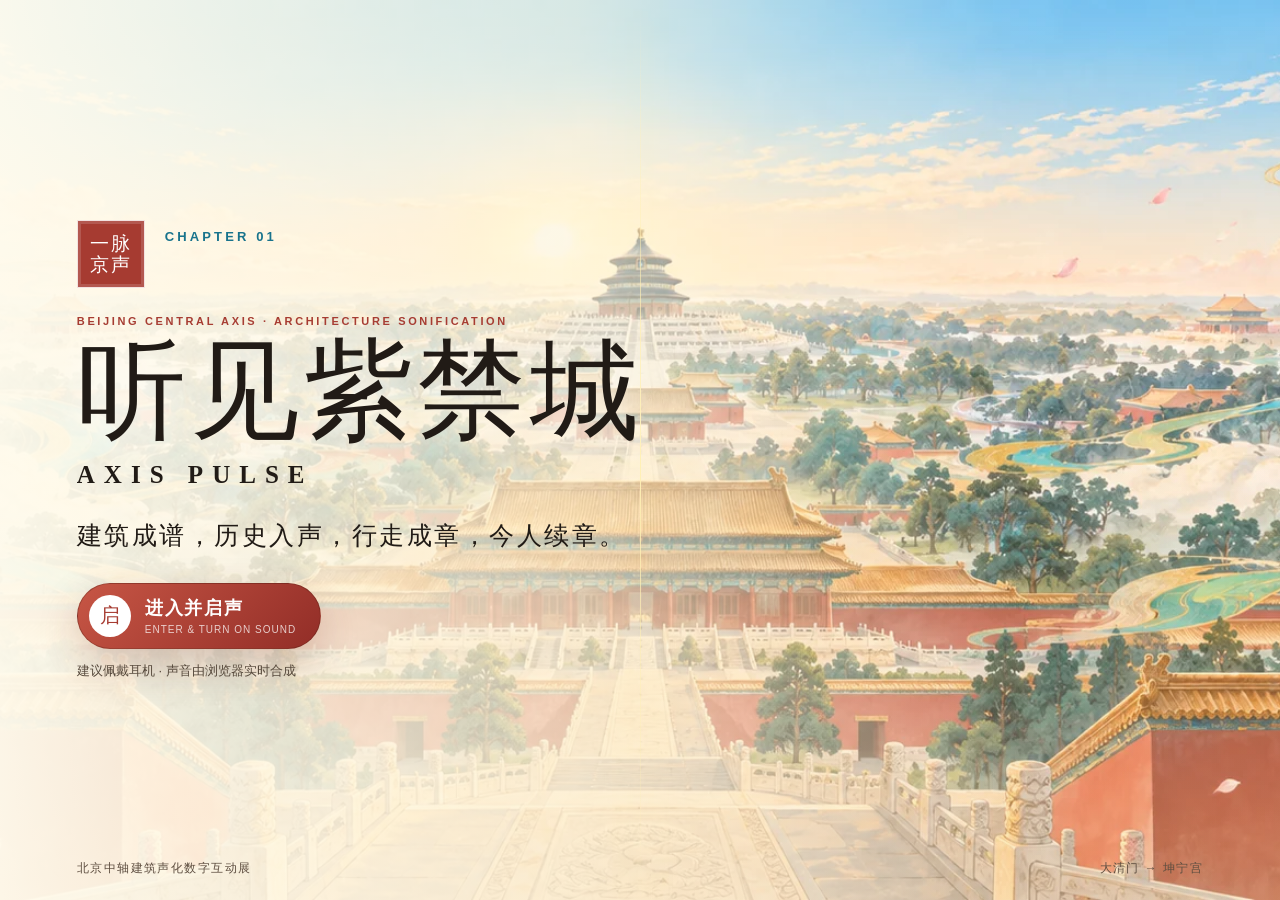
<file: axis-pulse/index.html>
<!doctype html><html lang="zh-CN"><head><meta charset="utf-8"><meta name="viewport" content="width=device-width,initial-scale=1,viewport-fit=cover"><meta name="theme-color" content="#f7efdc"><meta name="description" content="一座可以走进去的城市乐谱：建筑成谱，历史入声，行走成章，今人续章。"><title>一脉京声 AXIS PULSE｜听见紫禁城</title><link rel="icon" href="assets/favicon.svg" type="image/svg+xml"><link rel="manifest" href="manifest.webmanifest"><link rel="stylesheet" href="styles.css"></head><body>
<section class="cover" id="cover" aria-label="一脉京声封面"><img src="assets/beijing-axis-morning.webp" class="cover-bg" alt="晨光中的北京中轴宫阙艺术视觉"><div class="cover-wash"></div><div class="cover-axis"></div><div class="cover-copy"><div class="chapter">CHAPTER 01</div><div class="seal">一脉<br>京声</div><p class="eyebrow">BEIJING CENTRAL AXIS · ARCHITECTURE SONIFICATION</p><h1>听见紫禁城<small>AXIS PULSE</small></h1><p class="cover-line">建筑成谱，历史入声，行走成章，今人续章。</p><button id="enterBtn" class="enter"><span>启</span><b>进入并启声<small>ENTER &amp; TURN ON SOUND</small></b></button><p class="headphone">建议佩戴耳机 · 声音由浏览器实时合成</p></div><div class="cover-foot"><span>北京中轴建筑声化数字互动展</span><span>大清门 → 坤宁宫</span></div></section>

<section class="awakening" id="awakening" aria-hidden="true"><div class="archive-sheet"><span>1870</span><img src="assets/axis_pulse_plan.png" alt="团队重绘中轴图档"><i></i></div><div class="wake-steps"><b class="active">图档</b><em>→</em><b>扫描</b><em>→</em><b>二维线稿</b><em>→</em><b>建筑谱</b></div><button id="skipWake">跳过</button></section>

<section class="entry-choice overlay" id="entryChoice" aria-hidden="true"><div class="entry-card"><p class="eyebrow">CHOOSE HOW TO PLAY</p><h2>用手，或用脚，演奏中轴</h2><div class="entry-grid"><button data-experience="exhibition"><span>展</span><b>在展厅里演奏</b><small>EXHIBITION · 桌面与触控屏</small><p>拖动建筑谱，停留、回望、重走，让空间写下你的演法。</p></button><button data-experience="walk"><span>行</span><b>去中轴上行走</b><small>WALK THE AXIS · 手机实地</small><p>位置感知与手动到达并行，用真实行走节律改写音乐。</p></button></div></div></section>

<div class="app" id="app" aria-hidden="true"><header class="topbar"><button class="brand" id="homeBtn"><span>脉</span><b>一脉京声<small>AXIS PULSE</small></b></button><div class="chapter-now"><small>CHAPTER 01</small><strong>听见紫禁城</strong></div><div class="top-actions"><button id="archiveBtn">建筑档案</button><button id="collectionBtn">明信片集</button><button id="studyBtn">研学</button><button id="todayBtn">今日京声</button><button id="aboutBtn">关于</button><span class="sound-status" id="soundStatus"><i></i><b>声音已开启</b></span></div></header>
<main class="workspace"><section class="stage-column"><div class="actbar"><div><small id="actCode">ACT I · ENTER</small><strong id="actName">入城 · 五门蓄势</strong><span class="motif-name" id="motifName">《茉莉花》整曲不断句 · 建筑只换声部</span></div><div class="score-fact"><span id="scoreCount">0</span> 个建筑谱事件 · <b id="scoreHash">—</b></div></div>
<article class="media-stage"><div class="view-tabs" role="tablist"><button class="active" data-view="architecture">ARCHITECTURE</button><button data-view="score">SCORE</button><button data-view="time">TIME</button></div><div class="media-frame" id="mediaFrame"><img id="buildingImage" alt="当前建筑实景"><canvas id="scoreCanvas" width="1280" height="680" aria-label="真实建筑乐谱"></canvas><div class="time-layer" id="timeLayer"><div class="timeline" id="timeline"></div><div class="wipe"><img id="wipeArchive" alt="团队重绘图档"><div class="today-layer" id="todayLayer"><img id="wipeToday" alt="今日建筑实景"></div><div class="time-caption" id="timeCaption"><div><b id="timeYear">1870</b><span id="timeCopy">图档与今天在这里重合</span></div><button id="timeProof">〔证〕</button></div><input id="wipeRange" type="range" min="0" max="100" value="50" aria-label="1870与今天时间擦镜"></div></div><div class="media-shade"></div><div class="ritual-scene" id="ritualScene" aria-live="polite"><small id="ritualKicker">HISTORY IN SOUND</small><strong id="ritualTitle"></strong><p id="ritualCopy"></p><div id="ritualLines" class="ritual-lines"></div></div><div class="building-title"><small id="nodeCode">N11 · GATE</small><h2 id="nodeName">大清门</h2><p id="nodeEn">DAQING GATE</p></div><div class="image-credit" id="imageCredit"></div><div class="history-card" id="historyCard"><div><small>HISTORY VOICE · <span id="historyDepth">一眼</span></small><p id="historyText">大清门｜缺席之声</p></div><button id="proofBtn">〔证〕</button></div></div><div class="node-meta"><p id="nodeStory"></p><div class="geometry"><span><b id="geoPosition">—</b>位置</span><span><b id="geoDensity">—</b>密度</span><span><b id="geoEnclosure">—</b>围合</span><span><b id="geoSpan">—</b>跨度</span></div></div></article>
<section class="axis-card"><div class="axis-head"><span>北 · 坤宁宫</span><b>一首《茉莉花》持续向前 · 建筑沿途加入声部</b><span>南 · 大清门</span></div><div id="axisTrack" class="axis-track"><img src="assets/axis_pulse_plan.png" alt="团队二维中轴线稿"><div class="axis-line"></div><div id="scanLine" class="scan-line"><i></i></div><div id="nodeLayer" class="node-layer"></div></div><div class="chapter-progress" id="chapterProgress"></div></section></section>
<aside class="control-column"><div class="panel-tabs"><button class="active" data-panel="ensemble">配器</button><button data-panel="gesture">演奏</button><button data-panel="trace">轨迹</button></div><section class="panel active" data-panel-view="ensemble"><div class="panel-head"><div><small>MAIN TIMBRE</small><h3>选择一种声音</h3></div><span id="voiceCount">3 / 4 声部</span></div><div class="family-choice"><button data-family="silk" class="active">丝</button><button data-family="bamboo">竹</button><button data-family="ritual">金石</button></div><p>主旋律始终在同一调性中连续前行；建筑通过配器、力度、延音、低声部与回响加入，不再重启或乱换调。</p><button id="themeBtn" class="theme-preview"><b>先听《茉莉花》第一乐句</b><small>再点击建筑，听同一旋律怎样换上不同建筑声部</small></button><div class="instrument-grid" id="instrumentGrid"></div></section><section class="panel" data-panel-view="gesture"><div class="panel-head"><div><small>YOUR GESTURE</small><h3>人在演奏</h3></div><span id="stylePreview">等待行走</span></div><div class="family-choice"><button data-route-mode="ceremony" class="active">礼序演奏</button><button data-route-mode="free">自由演奏</button></div><div class="gesture-guide"><div><b>快走</b><span>伴奏更紧，主旋律不断</span></div><div><b>停留</b><span>延音展开，历史渐深</span></div><div><b>回望</b><span>低声部留下回声</span></div></div><label>空间回响 <output id="reverbText">42%</output><input id="reverbRange" type="range" min="0" max="100" value="42"></label><label>主音量 <output id="volumeText">78%</output><input id="volumeRange" type="range" min="0" max="100" value="78"></label><button id="demoBtn" class="primary">演示一次 · 12 秒</button><button id="resetBtn" class="secondary">重新演奏</button></section><section class="panel" data-panel-view="trace"><div class="panel-head"><div><small>MY TRACE</small><h3>我的经过</h3></div><span id="hitCount">0 / 11</span></div><div id="traceList" class="trace-list"></div><dl class="perf-mini"><div><dt>回望</dt><dd id="reversalCount">0</dd></div><div><dt>当前停留</dt><dd id="dwellNow">0.0s</dd></div><div><dt>完成度</dt><dd id="completion">0%</dd></div></dl><button id="generateBtn" class="primary" disabled><b>合卷成曲</b><small id="generateHint">至少经过 3 个建筑</small></button></section></aside></main>
<footer class="transport"><button id="playBtn" class="play" aria-label="播放或暂停">Ⅱ</button><div><small id="playState">正在实时演奏</small><b id="transportTitle">大清门 · 建筑谱</b></div><canvas id="liveWave" width="760" height="90" aria-label="实时声音波形"></canvas><div class="bar"><b id="barCount">01</b><small>小节</small></div><button id="finishBtn" disabled>完成并生成</button></footer></div>

<section class="drawer" id="archiveDrawer" aria-hidden="true"><button class="drawer-close" data-close="archiveDrawer">×</button><p class="eyebrow">ARCHITECTURE ARCHIVE</p><h2>十一处宫阙图鉴</h2><div id="atlasGrid" class="atlas-grid"></div></section>
<section class="drawer" id="proofDrawer" aria-hidden="true"><button class="drawer-close" data-close="proofDrawer">×</button><p class="eyebrow">〔证〕 SOURCE</p><h2 id="proofTitle">史料依据</h2><div id="proofContent"></div></section>

<section class="modal" id="walkModal" aria-hidden="true"><div class="modal-card wide"><button class="drawer-close" data-close="walkModal">×</button><p class="eyebrow">WALK THE AXIS</p><h2>在北京，用脚演奏中轴</h2><p class="privacy">位置只用于本次到达判定，不写入京声卡、NFC 或“今日京声”。定位不稳定时随时手动确认。</p><div class="walk-actions"><button id="startLocation" class="primary">开启位置感知</button><button id="manualWalk" class="secondary">直接使用手动到达</button><button id="motionBtn" class="secondary">启用行走节律</button></div><div id="walkStatus" class="walk-status">尚未请求定位</div><ol id="walkNodes" class="walk-nodes"></ol></div></section>

<section class="modal" id="studyModal" aria-hidden="true"><div class="modal-card wide"><button class="drawer-close" data-close="studyModal">×</button><p class="eyebrow">STUDY · 研学实验</p><h2>只改变建筑，声音会怎样改变？</h2><div class="study-grid"><div><label>建筑 A<select id="studyA"></select></label><canvas id="studyCanvasA" width="520" height="250"></canvas><button data-study-play="A">固定音色试听 A</button></div><div><label>建筑 B<select id="studyB"></select></label><canvas id="studyCanvasB" width="520" height="250"></canvas><button data-study-play="B">固定音色试听 B</button></div></div><p>试听固定使用古琴意；位置、跨度、密度、围合、对称和中心性来自二维线稿，不是实测空间声学。</p></div></section>

<section class="modal" id="todayModal" aria-hidden="true"><div class="modal-card"><button class="drawer-close" data-close="todayModal">×</button><p class="eyebrow">TODAY'S AXIS PULSE</p><h2>今天的人如何走过中轴</h2><div id="todaySummary" class="today-summary"></div><canvas id="todayCanvas" width="800" height="360"></canvas><p>仅显示这台设备、这个浏览器里的匿名汇总。</p><button id="playToday" class="secondary">试听 60 秒今日京声</button></div></section>

<section class="modal" id="aboutModal" aria-hidden="true"><div class="modal-card"><button class="drawer-close" data-close="aboutModal">×</button><p class="eyebrow">ABOUT</p><h2>一座可以走进去的城市乐谱</h2><p>空间决定音乐骨架，历史形成策展调制，今天的人用自己的经过、停留和回望决定演法。作品以中国五声语汇为基础，让已进入公共领域的传统民歌《茉莉花》以六句、四十八拍的完整连续母线贯穿南北；十一座建筑不重启、不转调，只以不同声部、力度、延音与回响依次加入。</p><p>所有传统音色均为 Web Audio 合成设计，不是真实乐器录音；本项目不复制现代商业录音或编曲，也不构成清宫原曲复原。现存建筑照片来自本地开放授权素材；大清门为团队历史建筑视觉重建。团队线稿不是样式雷高清原图。</p></div></section>

<section class="result-modal" id="resultModal" aria-hidden="true"><div class="result-card"><button class="drawer-close" data-close="resultModal">×</button><div class="result-head"><div><p class="eyebrow">MY AXIS PULSE</p><h2>你的中轴，已经成曲。</h2><p id="resultLead"></p></div><div class="result-seal">成</div></div><div class="result-grid"><canvas id="resultCanvas" width="1600" height="1000"></canvas><aside><dl class="result-facts"><div><dt>共鸣建筑</dt><dd id="resultResonant">—</dd></div><div><dt>演奏方式</dt><dd id="resultStyle">—</dd></div><div><dt>历史回声</dt><dd id="resultMatch">—</dd></div><div><dt>经过</dt><dd id="resultNodes">—</dd></div></dl><div class="match-trail" id="matchTrail" aria-label="历史同路或同场路线"></div><button id="resultProof" class="text-proof">〔证〕查看这段同路史证</button><div class="result-steps"><section><i>壹</i><div><h3>先听你的京声</h3><p>建筑主题与这次行走已经合成一首完整乐章。</p><button id="resultPlay" class="primary">▶ 试听 30 秒《我的京声》</button></div></section><section class="voice-seal"><i>贰</i><div><div class="voice-title"><h3>留下一句京声</h3><span id="voiceStatus">等待声音落款</span></div><p>说出 2–5 秒的一句话，真实声纹会盖入结果卡与本次明信片。</p><canvas id="voiceCanvas" width="520" height="90" aria-label="一句京声实时声纹"></canvas><div class="voice-actions"><button id="recordVoice">● 开始录制</button><button id="playVoice" disabled>试听落款</button><button id="deleteVoice" disabled>删除</button></div><small>只在当前浏览器内存处理 · 不上传 · 不写入 NFC · 重置即清除</small></div></section><section><i>叁</i><div><h3>抽一张宫阙光景</h3><p>若已落款，声纹将直接进入可下载的明信片正面。</p><button id="drawPostcard" class="postcard-draw"><b>抽取本次京声明信片</b><small>六款原创宫阙手绘 · 新会话优先未收录</small></button></div></section></div><button id="downloadWav" class="secondary">下载 WAV 成曲</button><button id="downloadPng" class="secondary">下载 1600×1000 结果卡</button><button id="openArtifacts" class="primary">把这次京声留下</button><button id="addToday" class="secondary">匿名加入“今日京声”</button><details><summary>技术验证</summary><p id="audioStats"></p></details></aside></div></div></section>

<section class="artifact-modal" id="artifactModal" aria-hidden="true"><div class="artifact-card"><button class="drawer-close" data-close="artifactModal">×</button><div class="artifact-head"><div><p class="eyebrow">ARTIFACT STUDIO</p><h2>把这次京声留下</h2></div><div id="artifactTypes" class="artifact-types"></div></div><div id="artifactPreview" class="artifact-preview"></div><div class="artifact-actions"><button id="downloadSvg" class="primary">下载 SVG</button><button id="printArtifact" class="secondary">打印预览</button><button id="copyPulse" class="secondary">复制 NFC / QR 回访链接</button></div></div></section>
<section class="modal postcard-modal" id="postcardModal" aria-hidden="true"><div class="modal-card wide"><button class="drawer-close" data-close="postcardModal">×</button><div class="postcard-heading"><div><p class="eyebrow">FORBIDDEN CITY POSTCARD COLLECTION</p><h2>把六种宫阙光景带回家</h2><p>每一首新的《我的京声》都会抽出一款。集齐六款，解锁“四时一脉”中轴大画卷。</p></div><div class="collection-ring"><b id="collectionCount">0/6</b><span>已收录</span></div></div><div id="postcardReveal" class="postcard-reveal" hidden><div class="postcard-visual"><img id="postcardHero" alt="本次抽中的紫禁城手绘明信片"><span id="postcardNumber">PC 01/06</span></div><div><small>本次京声抽签</small><h3 id="postcardTitle">春启中轴</h3><p id="postcardMessage"></p><button id="openPostcardArtifact" class="primary">查看可打印明信片正反面</button></div></div><div id="collectionGrid" class="collection-grid"></div><section id="scrollReward" class="scroll-reward" hidden><img id="rewardImage" alt="四时一脉中轴大画卷"><div><small>COLLECTION COMPLETE</small><h3 id="rewardTitle">四时一脉 · 中轴大画卷</h3><p>六段个人京声，终于拼成一幅完整的北京四时。</p><a id="downloadReward" class="primary" download="四时一脉-中轴大画卷.webp">下载收藏级大画卷</a></div></section><p class="artist-note" id="postcardArtistNote"></p></div></section>

<div class="toast" id="toast" role="status"></div>
<script id="parameters" type="application/json">{
  "meta": {
    "title": "一脉京声 AXIS PULSE",
    "source_note": "几何声化仍基于用户提供的二维中轴线稿；点位名称依据用户补充的1870年《大清门至坤宁宫中一路全图样》进行历史图样对应校准。",
    "direction_note": "图面左侧为北、右侧为南；默认体验方向改为南→北。",
    "image_width_px": 3215,
    "image_height_px": 347,
    "sample_count": 360,
    "version": "v1.0 Competition Final · Continuous Jasmine Theme Edition",
    "point_calibration_note": "当前为视觉对应式点位校准，并非带坐标控制点的测绘配准；后续如取得CAD/GIS/点云原始数据，可做精确地理配准。",
    "release_date": "2026-09-11",
    "competition": [
      "2026年第八届北京市大学生文化创意设计竞赛·博物京韵",
      "2026北京市大学生数字媒体设计竞赛·数字虚拟博物馆/展览"
    ],
    "theme": "主题2 博物京韵",
    "data_boundary": "连续参数仅来自现有二维中轴线稿的几何特征；叙事权重是声音设计层，不是测绘实测值。",
    "default_direction": "south_to_north",
    "left": "north",
    "right": "south",
    "subtitle": "真正能玩的北京中轴建筑音乐展",
    "statement": "选择路线、点亮建筑、组合八种音色，让北京中轴在浏览器里真正奏响。",
    "slogan": "建筑写谱，人在演奏，京声留下。",
    "archive_source": "清同治时期样式雷《大清门至坤宁宫中一路立样糙底》相关图档，国家图书馆藏。当前网页仅使用团队二维线稿，不嵌入版权未确认的历史原图。",
    "rights_boundary": "历史图档高清原图仅在取得明确网页再发布许可、来源和署名规范后使用。",
    "chapter": "CHAPTER 01《听见紫禁城》",
    "core": "建筑成谱｜历史入声｜行走成章｜京声留下"
  },
  "mapping": [
    {
      "source_key": "x",
      "source": "沿轴归一化位置",
      "target": "体验进度与节点时间位置",
      "rule": "progress = 1 - x"
    },
    {
      "source_key": "density",
      "source": "二维线稿构筑密度",
      "target": "颗粒/脉冲速率与滤波亮度",
      "rule": "0.7 + density × 5.8，再乘幕级速度"
    },
    {
      "source_key": "span",
      "source": "二维线稿横向展开代理",
      "target": "基础音域与双声部展开",
      "rule": "与叙事 width 混合，不直接等同真实空间声学宽度"
    },
    {
      "source_key": "enclosure",
      "source": "二维线稿围合代理",
      "target": "延迟、反馈与共振",
      "rule": "与叙事 reverb 混合，反馈上限 0.37"
    },
    {
      "source_key": "center",
      "source": "中轴中心线构筑强度代理",
      "target": "低频声部增益",
      "rule": "与叙事 low 混合"
    },
    {
      "source_key": "symmetry",
      "source": "轴向对称代理",
      "target": "双声部失谐与和声稳定",
      "rule": "对称越高，失谐越小"
    },
    {
      "source_key": "event.kind",
      "source": "门/殿节点语义",
      "target": "瞬态/持续共鸣事件",
      "rule": "门使用短促噪声与低频击发，殿使用多声部衰减共鸣"
    },
    {
      "source_key": "narrative",
      "source": "三幕叙事权重",
      "target": "能量、宽度、低频、余响、细节",
      "rule": "不修改几何事实，只调制作品结构"
    }
  ],
  "events": [
    {
      "id": "N01",
      "x": 0.047604,
      "strength": 0.8031,
      "label": "坤宁宫",
      "kind": "殿",
      "zone": "内廷",
      "sonic_profile": {
        "impact": 0.780775,
        "pitch": 73.8605,
        "decay": 0.9113950000000001
      },
      "label_en": "Palace of Earthly Tranquility",
      "journey_order": 11,
      "narrative": {
        "energy": 0.34,
        "width": 0.28,
        "low": 0.2,
        "reverb": 0.28,
        "texture": 0.96
      },
      "trigger": {
        "family": "hall_resonance",
        "decay_s": 1.21,
        "brightness": 0.7
      }
    },
    {
      "id": "N02",
      "x": 0.085563,
      "strength": 0.5905,
      "label": "交泰殿",
      "kind": "殿",
      "zone": "内廷",
      "sonic_profile": {
        "impact": 0.727625,
        "pitch": 83.4275,
        "decay": 0.815725
      },
      "label_en": "Hall of Union",
      "journey_order": 10,
      "narrative": {
        "energy": 0.42,
        "width": 0.34,
        "low": 0.25,
        "reverb": 0.32,
        "texture": 0.88
      },
      "trigger": {
        "family": "hall_resonance",
        "decay_s": 1.3,
        "brightness": 0.67
      }
    },
    {
      "id": "N03",
      "x": 0.127567,
      "strength": 0.7097,
      "label": "乾清宫",
      "kind": "殿",
      "zone": "内廷",
      "sonic_profile": {
        "impact": 0.757425,
        "pitch": 78.0635,
        "decay": 0.869365
      },
      "label_en": "Palace of Heavenly Purity",
      "journey_order": 9,
      "narrative": {
        "energy": 0.52,
        "width": 0.42,
        "low": 0.34,
        "reverb": 0.38,
        "texture": 0.78
      },
      "trigger": {
        "family": "hall_resonance",
        "decay_s": 1.44,
        "brightness": 0.63
      }
    },
    {
      "id": "N04",
      "x": 0.205352,
      "strength": 0.8434,
      "label": "保和殿",
      "kind": "殿",
      "zone": "外朝三大殿",
      "sonic_profile": {
        "impact": 0.7908499999999999,
        "pitch": 72.047,
        "decay": 0.9295300000000001
      },
      "label_en": "Hall of Preserving Harmony",
      "journey_order": 8,
      "narrative": {
        "energy": 0.78,
        "width": 0.78,
        "low": 0.7,
        "reverb": 0.72,
        "texture": 0.42
      },
      "trigger": {
        "family": "hall_resonance",
        "decay_s": 2.24,
        "brightness": 0.48
      }
    },
    {
      "id": "N05",
      "x": 0.261045,
      "strength": 0.9946,
      "label": "中和殿",
      "kind": "殿",
      "zone": "外朝三大殿",
      "sonic_profile": {
        "impact": 0.82865,
        "pitch": 65.243,
        "decay": 0.9975700000000001
      },
      "label_en": "Hall of Central Harmony",
      "journey_order": 7,
      "narrative": {
        "energy": 0.38,
        "width": 0.3,
        "low": 0.32,
        "reverb": 0.24,
        "texture": 0.34
      },
      "trigger": {
        "family": "hall_resonance",
        "decay_s": 1.11,
        "brightness": 0.44
      }
    },
    {
      "id": "N06",
      "x": 0.340075,
      "strength": 1,
      "label": "太和殿",
      "kind": "殿",
      "zone": "外朝三大殿",
      "sonic_profile": {
        "impact": 1,
        "pitch": 55,
        "decay": 1.15
      },
      "label_en": "Hall of Supreme Harmony",
      "journey_order": 6,
      "narrative": {
        "energy": 1,
        "width": 1,
        "low": 1,
        "reverb": 1,
        "texture": 0.28
      },
      "trigger": {
        "family": "hall_resonance",
        "decay_s": 2.9,
        "brightness": 0.42
      }
    },
    {
      "id": "N07",
      "x": 0.461108,
      "strength": 1,
      "label": "太和门",
      "kind": "门",
      "zone": "外朝",
      "sonic_profile": {
        "impact": 0.9199999999999999,
        "pitch": 52,
        "decay": 0.44000000000000006
      },
      "label_en": "Gate of Supreme Harmony",
      "journey_order": 5,
      "narrative": {
        "energy": 0.74,
        "width": 0.68,
        "low": 0.62,
        "reverb": 0.52,
        "texture": 0.24
      },
      "trigger": {
        "family": "gate_transient",
        "decay_s": 0.45,
        "brightness": 0.62
      }
    },
    {
      "id": "N08",
      "x": 0.54636,
      "strength": 0.9123,
      "label": "午门",
      "kind": "门",
      "zone": "宫城入口",
      "sonic_profile": {
        "impact": 0.89369,
        "pitch": 54.631,
        "decay": 0.425968
      },
      "label_en": "Meridian Gate",
      "journey_order": 4,
      "narrative": {
        "energy": 0.62,
        "width": 0.58,
        "low": 0.52,
        "reverb": 0.44,
        "texture": 0.22
      },
      "trigger": {
        "family": "gate_transient",
        "decay_s": 0.41,
        "brightness": 0.58
      }
    },
    {
      "id": "N09",
      "x": 0.686683,
      "strength": 0.5854,
      "label": "端门",
      "kind": "门",
      "zone": "皇城中轴",
      "sonic_profile": {
        "impact": 0.79562,
        "pitch": 64.438,
        "decay": 0.37366400000000005
      },
      "label_en": "Duanmen Gate",
      "journey_order": 3,
      "narrative": {
        "energy": 0.5,
        "width": 0.48,
        "low": 0.44,
        "reverb": 0.36,
        "texture": 0.2
      },
      "trigger": {
        "family": "gate_transient",
        "decay_s": 0.38,
        "brightness": 0.53
      }
    },
    {
      "id": "N10",
      "x": 0.776914,
      "strength": 0.601,
      "label": "天安门",
      "kind": "门",
      "zone": "皇城中轴",
      "sonic_profile": {
        "impact": 0.8003,
        "pitch": 63.97,
        "decay": 0.37616000000000005
      },
      "label_en": "Tian'anmen Gate",
      "journey_order": 2,
      "narrative": {
        "energy": 0.38,
        "width": 0.38,
        "low": 0.36,
        "reverb": 0.28,
        "texture": 0.18
      },
      "trigger": {
        "family": "gate_transient",
        "decay_s": 0.35,
        "brightness": 0.48
      }
    },
    {
      "id": "N11",
      "x": 0.969508,
      "strength": 0.6089,
      "label": "大清门",
      "kind": "门",
      "zone": "皇城中轴",
      "sonic_profile": {
        "impact": 0.80267,
        "pitch": 63.733000000000004,
        "decay": 0.37742400000000004
      },
      "label_en": "Daqing Gate",
      "journey_order": 1,
      "narrative": {
        "energy": 0.28,
        "width": 0.3,
        "low": 0.3,
        "reverb": 0.2,
        "texture": 0.16
      },
      "trigger": {
        "family": "gate_transient",
        "decay_s": 0.32,
        "brightness": 0.45
      }
    }
  ],
  "features": [
    {
      "x": 0,
      "density": 0.1885,
      "span": 0,
      "enclosure": 0.0102,
      "center": 0.9573,
      "symmetry": 0.8145
    },
    {
      "x": 0.002489,
      "density": 0.3832,
      "span": 0,
      "enclosure": 0.0995,
      "center": 0.9649,
      "symmetry": 0.5479
    },
    {
      "x": 0.005289,
      "density": 0.6451,
      "span": 0.2917,
      "enclosure": 0.3345,
      "center": 0.8124,
      "symmetry": 0.1786
    },
    {
      "x": 0.00809,
      "density": 0.5242,
      "span": 0.4211,
      "enclosure": 0.3667,
      "center": 0.517,
      "symmetry": 0.3113
    },
    {
      "x": 0.01089,
      "density": 0.501,
      "span": 0.4285,
      "enclosure": 0.3588,
      "center": 0.5177,
      "symmetry": 0.4972
    },
    {
      "x": 0.01369,
      "density": 0.616,
      "span": 0.4286,
      "enclosure": 0.3841,
      "center": 0.7546,
      "symmetry": 0.5881
    },
    {
      "x": 0.01649,
      "density": 0.5288,
      "span": 0.4286,
      "enclosure": 0.3752,
      "center": 0.5363,
      "symmetry": 0.5488
    },
    {
      "x": 0.019291,
      "density": 0.3589,
      "span": 0.4286,
      "enclosure": 0.3651,
      "center": 0.1242,
      "symmetry": 0.508
    },
    {
      "x": 0.022091,
      "density": 0.278,
      "span": 0.4286,
      "enclosure": 0.3634,
      "center": 0.0041,
      "symmetry": 0.5936
    },
    {
      "x": 0.024891,
      "density": 0.1819,
      "span": 0.4286,
      "enclosure": 0.3634,
      "center": 0,
      "symmetry": 0.7264
    },
    {
      "x": 0.027691,
      "density": 0.0764,
      "span": 0.4286,
      "enclosure": 0.3635,
      "center": 0,
      "symmetry": 0.8068
    },
    {
      "x": 0.030492,
      "density": 0.038,
      "span": 0.4286,
      "enclosure": 0.3645,
      "center": 0,
      "symmetry": 0.8246
    },
    {
      "x": 0.033292,
      "density": 0.0359,
      "span": 0.4286,
      "enclosure": 0.3666,
      "center": 0,
      "symmetry": 0.826
    },
    {
      "x": 0.036092,
      "density": 0.0358,
      "span": 0.4286,
      "enclosure": 0.3648,
      "center": 0,
      "symmetry": 0.8255
    },
    {
      "x": 0.038892,
      "density": 0.0727,
      "span": 0.4286,
      "enclosure": 0.3635,
      "center": 0.0536,
      "symmetry": 0.8143
    },
    {
      "x": 0.041693,
      "density": 0.3002,
      "span": 0.4286,
      "enclosure": 0.3641,
      "center": 0.3794,
      "symmetry": 0.6885
    },
    {
      "x": 0.044493,
      "density": 0.6583,
      "span": 0.4286,
      "enclosure": 0.3704,
      "center": 0.8423,
      "symmetry": 0.3036
    },
    {
      "x": 0.047293,
      "density": 0.802,
      "span": 0.4286,
      "enclosure": 0.3601,
      "center": 1,
      "symmetry": 0.115
    },
    {
      "x": 0.050093,
      "density": 0.7479,
      "span": 0.4286,
      "enclosure": 0.2896,
      "center": 0.9899,
      "symmetry": 0.12
    },
    {
      "x": 0.052894,
      "density": 0.6006,
      "span": 0.4286,
      "enclosure": 0.2814,
      "center": 0.7669,
      "symmetry": 0.1704
    },
    {
      "x": 0.055694,
      "density": 0.4257,
      "span": 0.4286,
      "enclosure": 0.3397,
      "center": 0.4629,
      "symmetry": 0.4742
    },
    {
      "x": 0.058494,
      "density": 0.396,
      "span": 0.4286,
      "enclosure": 0.3472,
      "center": 0.4265,
      "symmetry": 0.6651
    },
    {
      "x": 0.060983,
      "density": 0.4052,
      "span": 0.4286,
      "enclosure": 0.3458,
      "center": 0.4366,
      "symmetry": 0.7412
    },
    {
      "x": 0.063783,
      "density": 0.3049,
      "span": 0.4286,
      "enclosure": 0.3608,
      "center": 0.239,
      "symmetry": 0.747
    },
    {
      "x": 0.066584,
      "density": 0.2205,
      "span": 0.4286,
      "enclosure": 0.3636,
      "center": 0.0405,
      "symmetry": 0.6866
    },
    {
      "x": 0.069384,
      "density": 0.2109,
      "span": 0.4287,
      "enclosure": 0.3637,
      "center": 0,
      "symmetry": 0.6375
    },
    {
      "x": 0.072184,
      "density": 0.2168,
      "span": 0.4309,
      "enclosure": 0.3691,
      "center": 0.0106,
      "symmetry": 0.6236
    },
    {
      "x": 0.074984,
      "density": 0.259,
      "span": 0.448,
      "enclosure": 0.3986,
      "center": 0.0877,
      "symmetry": 0.5932
    },
    {
      "x": 0.077785,
      "density": 0.3499,
      "span": 0.4947,
      "enclosure": 0.4477,
      "center": 0.2928,
      "symmetry": 0.4876
    },
    {
      "x": 0.080585,
      "density": 0.4511,
      "span": 0.5338,
      "enclosure": 0.4564,
      "center": 0.5994,
      "symmetry": 0.3178
    },
    {
      "x": 0.083385,
      "density": 0.5575,
      "span": 0.5341,
      "enclosure": 0.4752,
      "center": 0.7558,
      "symmetry": 0.2274
    },
    {
      "x": 0.086185,
      "density": 0.5898,
      "span": 0.5287,
      "enclosure": 0.5018,
      "center": 0.5586,
      "symmetry": 0.223
    },
    {
      "x": 0.088986,
      "density": 0.5745,
      "span": 0.5282,
      "enclosure": 0.5092,
      "center": 0.3548,
      "symmetry": 0.1958
    },
    {
      "x": 0.091786,
      "density": 0.5414,
      "span": 0.5311,
      "enclosure": 0.4892,
      "center": 0.4389,
      "symmetry": 0.311
    },
    {
      "x": 0.094586,
      "density": 0.4721,
      "span": 0.5372,
      "enclosure": 0.4484,
      "center": 0.5857,
      "symmetry": 0.4818
    },
    {
      "x": 0.097386,
      "density": 0.4046,
      "span": 0.516,
      "enclosure": 0.4374,
      "center": 0.4996,
      "symmetry": 0.5617
    },
    {
      "x": 0.100187,
      "density": 0.294,
      "span": 0.4651,
      "enclosure": 0.405,
      "center": 0.2017,
      "symmetry": 0.6039
    },
    {
      "x": 0.102987,
      "density": 0.2213,
      "span": 0.4352,
      "enclosure": 0.3717,
      "center": 0.0264,
      "symmetry": 0.6236
    },
    {
      "x": 0.105787,
      "density": 0.2075,
      "span": 0.429,
      "enclosure": 0.3639,
      "center": 0,
      "symmetry": 0.6265
    },
    {
      "x": 0.108587,
      "density": 0.2087,
      "span": 0.4286,
      "enclosure": 0.3634,
      "center": 0,
      "symmetry": 0.626
    },
    {
      "x": 0.111388,
      "density": 0.2359,
      "span": 0.4286,
      "enclosure": 0.3634,
      "center": 0.0466,
      "symmetry": 0.6178
    },
    {
      "x": 0.114188,
      "density": 0.3625,
      "span": 0.4286,
      "enclosure": 0.3639,
      "center": 0.3165,
      "symmetry": 0.5382
    },
    {
      "x": 0.116988,
      "density": 0.5441,
      "span": 0.4286,
      "enclosure": 0.3662,
      "center": 0.7178,
      "symmetry": 0.2698
    },
    {
      "x": 0.119477,
      "density": 0.5831,
      "span": 0.4286,
      "enclosure": 0.3659,
      "center": 0.8169,
      "symmetry": 0.1334
    },
    {
      "x": 0.122278,
      "density": 0.5534,
      "span": 0.4286,
      "enclosure": 0.3639,
      "center": 0.7618,
      "symmetry": 0.1553
    },
    {
      "x": 0.125078,
      "density": 0.6485,
      "span": 0.4286,
      "enclosure": 0.3651,
      "center": 0.8328,
      "symmetry": 0
    },
    {
      "x": 0.127878,
      "density": 0.707,
      "span": 0.4286,
      "enclosure": 0.3685,
      "center": 0.8199,
      "symmetry": 0
    },
    {
      "x": 0.130678,
      "density": 0.5442,
      "span": 0.4286,
      "enclosure": 0.3629,
      "center": 0.5868,
      "symmetry": 0
    },
    {
      "x": 0.133479,
      "density": 0.3549,
      "span": 0.4286,
      "enclosure": 0.3722,
      "center": 0.3119,
      "symmetry": 0.3951
    },
    {
      "x": 0.136279,
      "density": 0.3634,
      "span": 0.4286,
      "enclosure": 0.3822,
      "center": 0.2992,
      "symmetry": 0.537
    },
    {
      "x": 0.139079,
      "density": 0.3982,
      "span": 0.4286,
      "enclosure": 0.3639,
      "center": 0.4222,
      "symmetry": 0.6257
    },
    {
      "x": 0.141879,
      "density": 0.4151,
      "span": 0.4286,
      "enclosure": 0.3652,
      "center": 0.4083,
      "symmetry": 0.7009
    },
    {
      "x": 0.14468,
      "density": 0.3338,
      "span": 0.4286,
      "enclosure": 0.371,
      "center": 0.1719,
      "symmetry": 0.6892
    },
    {
      "x": 0.14748,
      "density": 0.2719,
      "span": 0.4287,
      "enclosure": 0.366,
      "center": 0.0855,
      "symmetry": 0.6455
    },
    {
      "x": 0.15028,
      "density": 0.3775,
      "span": 0.4309,
      "enclosure": 0.3664,
      "center": 0.4051,
      "symmetry": 0.5883
    },
    {
      "x": 0.15308,
      "density": 0.4595,
      "span": 0.4484,
      "enclosure": 0.3864,
      "center": 0.7979,
      "symmetry": 0.5684
    },
    {
      "x": 0.155881,
      "density": 0.3163,
      "span": 0.4957,
      "enclosure": 0.4284,
      "center": 0.6264,
      "symmetry": 0.6436
    },
    {
      "x": 0.158681,
      "density": 0.1982,
      "span": 0.5343,
      "enclosure": 0.4496,
      "center": 0.3599,
      "symmetry": 0.686
    },
    {
      "x": 0.161481,
      "density": 0.2198,
      "span": 0.5342,
      "enclosure": 0.475,
      "center": 0.3019,
      "symmetry": 0.653
    },
    {
      "x": 0.164281,
      "density": 0.2733,
      "span": 0.5287,
      "enclosure": 0.5019,
      "center": 0.2988,
      "symmetry": 0.5826
    },
    {
      "x": 0.167082,
      "density": 0.2848,
      "span": 0.5282,
      "enclosure": 0.5093,
      "center": 0.2988,
      "symmetry": 0.5682
    },
    {
      "x": 0.169882,
      "density": 0.2432,
      "span": 0.5315,
      "enclosure": 0.4895,
      "center": 0.2988,
      "symmetry": 0.63
    },
    {
      "x": 0.172682,
      "density": 0.1772,
      "span": 0.5377,
      "enclosure": 0.449,
      "center": 0.2988,
      "symmetry": 0.6864
    },
    {
      "x": 0.175482,
      "density": 0.1634,
      "span": 0.5157,
      "enclosure": 0.4376,
      "center": 0.2988,
      "symmetry": 0.7062
    },
    {
      "x": 0.177971,
      "density": 0.1505,
      "span": 0.4695,
      "enclosure": 0.4095,
      "center": 0.2988,
      "symmetry": 0.7194
    },
    {
      "x": 0.180772,
      "density": 0.1289,
      "span": 0.4365,
      "enclosure": 0.3734,
      "center": 0.2999,
      "symmetry": 0.7284
    },
    {
      "x": 0.183572,
      "density": 0.1384,
      "span": 0.4291,
      "enclosure": 0.364,
      "center": 0.3247,
      "symmetry": 0.7192
    },
    {
      "x": 0.186372,
      "density": 0.2267,
      "span": 0.4286,
      "enclosure": 0.3634,
      "center": 0.4431,
      "symmetry": 0.6618
    },
    {
      "x": 0.189172,
      "density": 0.3574,
      "span": 0.4286,
      "enclosure": 0.3645,
      "center": 0.5676,
      "symmetry": 0.5866
    },
    {
      "x": 0.191973,
      "density": 0.5039,
      "span": 0.4291,
      "enclosure": 0.3714,
      "center": 0.7189,
      "symmetry": 0.4241
    },
    {
      "x": 0.194773,
      "density": 0.6752,
      "span": 0.4458,
      "enclosure": 0.3819,
      "center": 0.8788,
      "symmetry": 0.0879
    },
    {
      "x": 0.197573,
      "density": 0.7416,
      "span": 0.5723,
      "enclosure": 0.4656,
      "center": 0.8189,
      "symmetry": 0.0069
    },
    {
      "x": 0.200373,
      "density": 0.7926,
      "span": 0.7944,
      "enclosure": 0.6887,
      "center": 0.6272,
      "symmetry": 0.1699
    },
    {
      "x": 0.203174,
      "density": 0.8113,
      "span": 0.8885,
      "enclosure": 0.8547,
      "center": 0.5692,
      "symmetry": 0.1998
    },
    {
      "x": 0.205974,
      "density": 0.8396,
      "span": 0.8997,
      "enclosure": 0.8986,
      "center": 0.7229,
      "symmetry": 0.2144
    },
    {
      "x": 0.208774,
      "density": 0.6184,
      "span": 0.8995,
      "enclosure": 0.7125,
      "center": 0.7965,
      "symmetry": 0.4513
    },
    {
      "x": 0.211574,
      "density": 0.1844,
      "span": 0.8977,
      "enclosure": 0.4397,
      "center": 0.4421,
      "symmetry": 0.7477
    },
    {
      "x": 0.214375,
      "density": 0,
      "span": 0.9062,
      "enclosure": 0.38,
      "center": 0.1495,
      "symmetry": 0.8671
    },
    {
      "x": 0.217175,
      "density": 0.0781,
      "span": 0.9393,
      "enclosure": 0.5329,
      "center": 0.0954,
      "symmetry": 0.828
    },
    {
      "x": 0.219975,
      "density": 0.2111,
      "span": 0.9684,
      "enclosure": 0.7013,
      "center": 0.0929,
      "symmetry": 0.7388
    },
    {
      "x": 0.222775,
      "density": 0.2815,
      "span": 0.9748,
      "enclosure": 0.7862,
      "center": 0.0929,
      "symmetry": 0.6653
    },
    {
      "x": 0.225576,
      "density": 0.2897,
      "span": 0.9752,
      "enclosure": 0.7959,
      "center": 0.0929,
      "symmetry": 0.6293
    },
    {
      "x": 0.228376,
      "density": 0.2864,
      "span": 0.9752,
      "enclosure": 0.7921,
      "center": 0.0929,
      "symmetry": 0.6237
    },
    {
      "x": 0.231176,
      "density": 0.2889,
      "span": 0.9751,
      "enclosure": 0.795,
      "center": 0.0929,
      "symmetry": 0.6322
    },
    {
      "x": 0.233976,
      "density": 0.2731,
      "span": 0.9746,
      "enclosure": 0.7762,
      "center": 0.0929,
      "symmetry": 0.674
    },
    {
      "x": 0.236465,
      "density": 0.2181,
      "span": 0.9684,
      "enclosure": 0.7083,
      "center": 0.0947,
      "symmetry": 0.741
    },
    {
      "x": 0.239266,
      "density": 0.1651,
      "span": 0.9399,
      "enclosure": 0.6079,
      "center": 0.1399,
      "symmetry": 0.8042
    },
    {
      "x": 0.242066,
      "density": 0.2807,
      "span": 0.909,
      "enclosure": 0.561,
      "center": 0.4099,
      "symmetry": 0.6796
    },
    {
      "x": 0.244866,
      "density": 0.5738,
      "span": 0.9008,
      "enclosure": 0.6193,
      "center": 0.8214,
      "symmetry": 0.3206
    },
    {
      "x": 0.247666,
      "density": 0.7856,
      "span": 0.9005,
      "enclosure": 0.7091,
      "center": 1,
      "symmetry": 0.2137
    },
    {
      "x": 0.250467,
      "density": 0.7955,
      "span": 0.9005,
      "enclosure": 0.6248,
      "center": 1,
      "symmetry": 0.2142
    },
    {
      "x": 0.253267,
      "density": 0.752,
      "span": 0.9043,
      "enclosure": 0.558,
      "center": 0.8883,
      "symmetry": 0.2737
    },
    {
      "x": 0.256067,
      "density": 0.7705,
      "span": 0.9242,
      "enclosure": 0.7225,
      "center": 0.574,
      "symmetry": 0.3014
    },
    {
      "x": 0.258867,
      "density": 0.9372,
      "span": 0.9378,
      "enclosure": 0.9813,
      "center": 0.4777,
      "symmetry": 0.2205
    },
    {
      "x": 0.261668,
      "density": 0.9901,
      "span": 0.9375,
      "enclosure": 0.9813,
      "center": 0.5543,
      "symmetry": 0.2695
    },
    {
      "x": 0.264468,
      "density": 0.9309,
      "span": 0.9714,
      "enclosure": 0.9543,
      "center": 0.5589,
      "symmetry": 0.3344
    },
    {
      "x": 0.267268,
      "density": 0.8083,
      "span": 0.9959,
      "enclosure": 0.7691,
      "center": 0.5329,
      "symmetry": 0.3518
    },
    {
      "x": 0.270068,
      "density": 0.6658,
      "span": 0.9998,
      "enclosure": 0.6114,
      "center": 0.5042,
      "symmetry": 0.3718
    },
    {
      "x": 0.272869,
      "density": 0.5353,
      "span": 1,
      "enclosure": 0.5765,
      "center": 0.3969,
      "symmetry": 0.4101
    },
    {
      "x": 0.275669,
      "density": 0.385,
      "span": 1,
      "enclosure": 0.5733,
      "center": 0.2352,
      "symmetry": 0.456
    },
    {
      "x": 0.278469,
      "density": 0.3181,
      "span": 1,
      "enclosure": 0.5719,
      "center": 0.1659,
      "symmetry": 0.471
    },
    {
      "x": 0.281269,
      "density": 0.3129,
      "span": 1,
      "enclosure": 0.5748,
      "center": 0.1581,
      "symmetry": 0.473
    },
    {
      "x": 0.28407,
      "density": 0.3124,
      "span": 1,
      "enclosure": 0.5733,
      "center": 0.1593,
      "symmetry": 0.4727
    },
    {
      "x": 0.28687,
      "density": 0.3154,
      "span": 1,
      "enclosure": 0.5709,
      "center": 0.1774,
      "symmetry": 0.4672
    },
    {
      "x": 0.28967,
      "density": 0.3424,
      "span": 1,
      "enclosure": 0.574,
      "center": 0.2596,
      "symmetry": 0.4421
    },
    {
      "x": 0.29247,
      "density": 0.398,
      "span": 1,
      "enclosure": 0.5742,
      "center": 0.4476,
      "symmetry": 0.3705
    },
    {
      "x": 0.29496,
      "density": 0.4644,
      "span": 1,
      "enclosure": 0.5713,
      "center": 0.6718,
      "symmetry": 0.2857
    },
    {
      "x": 0.29776,
      "density": 0.5015,
      "span": 1,
      "enclosure": 0.574,
      "center": 0.702,
      "symmetry": 0.2495
    },
    {
      "x": 0.30056,
      "density": 0.4968,
      "span": 1,
      "enclosure": 0.576,
      "center": 0.538,
      "symmetry": 0.2086
    },
    {
      "x": 0.30336,
      "density": 0.5045,
      "span": 1,
      "enclosure": 0.5721,
      "center": 0.5746,
      "symmetry": 0.239
    },
    {
      "x": 0.306161,
      "density": 0.4737,
      "span": 1,
      "enclosure": 0.5725,
      "center": 0.6103,
      "symmetry": 0.3744
    },
    {
      "x": 0.308961,
      "density": 0.3805,
      "span": 1,
      "enclosure": 0.5751,
      "center": 0.3714,
      "symmetry": 0.4507
    },
    {
      "x": 0.311761,
      "density": 0.3227,
      "span": 1,
      "enclosure": 0.5724,
      "center": 0.1922,
      "symmetry": 0.4707
    },
    {
      "x": 0.314561,
      "density": 0.3117,
      "span": 1,
      "enclosure": 0.5727,
      "center": 0.1597,
      "symmetry": 0.4728
    },
    {
      "x": 0.317362,
      "density": 0.3122,
      "span": 1,
      "enclosure": 0.5745,
      "center": 0.158,
      "symmetry": 0.4729
    },
    {
      "x": 0.320162,
      "density": 0.3147,
      "span": 1,
      "enclosure": 0.5735,
      "center": 0.1656,
      "symmetry": 0.4719
    },
    {
      "x": 0.322962,
      "density": 0.3642,
      "span": 1,
      "enclosure": 0.5745,
      "center": 0.2787,
      "symmetry": 0.4494
    },
    {
      "x": 0.325762,
      "density": 0.5325,
      "span": 1,
      "enclosure": 0.5726,
      "center": 0.6741,
      "symmetry": 0.2862
    },
    {
      "x": 0.328563,
      "density": 0.6907,
      "span": 1,
      "enclosure": 0.5717,
      "center": 0.9817,
      "symmetry": 0.0017
    },
    {
      "x": 0.331363,
      "density": 0.7276,
      "span": 1,
      "enclosure": 0.5745,
      "center": 0.9664,
      "symmetry": 0.0918
    },
    {
      "x": 0.334163,
      "density": 0.6745,
      "span": 0.9998,
      "enclosure": 0.5857,
      "center": 0.8334,
      "symmetry": 0.4015
    },
    {
      "x": 0.336963,
      "density": 0.8547,
      "span": 0.9948,
      "enclosure": 0.6886,
      "center": 0.894,
      "symmetry": 0.23
    },
    {
      "x": 0.339764,
      "density": 1,
      "span": 0.9566,
      "enclosure": 0.9049,
      "center": 0.8581,
      "symmetry": 0.0797
    },
    {
      "x": 0.342564,
      "density": 0.9967,
      "span": 0.8838,
      "enclosure": 0.9478,
      "center": 0.6717,
      "symmetry": 0.2927
    },
    {
      "x": 0.345364,
      "density": 1,
      "span": 0.8655,
      "enclosure": 0.9206,
      "center": 0.7242,
      "symmetry": 0.4416
    },
    {
      "x": 0.348164,
      "density": 1,
      "span": 0.9006,
      "enclosure": 0.8621,
      "center": 0.8397,
      "symmetry": 0.4146
    },
    {
      "x": 0.350965,
      "density": 0.8999,
      "span": 0.9219,
      "enclosure": 0.7179,
      "center": 0.9052,
      "symmetry": 0.3825
    },
    {
      "x": 0.353454,
      "density": 0.8279,
      "span": 0.9223,
      "enclosure": 0.6506,
      "center": 0.8952,
      "symmetry": 0.4036
    },
    {
      "x": 0.356254,
      "density": 0.7741,
      "span": 0.9163,
      "enclosure": 0.6281,
      "center": 0.8465,
      "symmetry": 0.4715
    },
    {
      "x": 0.359054,
      "density": 0.4959,
      "span": 0.9194,
      "enclosure": 0.5957,
      "center": 0.5565,
      "symmetry": 0.6333
    },
    {
      "x": 0.361854,
      "density": 0.2246,
      "span": 0.9246,
      "enclosure": 0.6014,
      "center": 0.2146,
      "symmetry": 0.7098
    },
    {
      "x": 0.364655,
      "density": 0.1904,
      "span": 0.9254,
      "enclosure": 0.6561,
      "center": 0.1032,
      "symmetry": 0.6835
    },
    {
      "x": 0.367455,
      "density": 0.2017,
      "span": 0.9255,
      "enclosure": 0.6773,
      "center": 0.0931,
      "symmetry": 0.6495
    },
    {
      "x": 0.370255,
      "density": 0.1997,
      "span": 0.9255,
      "enclosure": 0.6751,
      "center": 0.0929,
      "symmetry": 0.6409
    },
    {
      "x": 0.373055,
      "density": 0.1994,
      "span": 0.9255,
      "enclosure": 0.6747,
      "center": 0.0929,
      "symmetry": 0.6429
    },
    {
      "x": 0.375856,
      "density": 0.1954,
      "span": 0.9255,
      "enclosure": 0.67,
      "center": 0.0929,
      "symmetry": 0.6648
    },
    {
      "x": 0.378656,
      "density": 0.1535,
      "span": 0.9249,
      "enclosure": 0.6204,
      "center": 0.0929,
      "symmetry": 0.7182
    },
    {
      "x": 0.381456,
      "density": 0.0761,
      "span": 0.9099,
      "enclosure": 0.5248,
      "center": 0.0929,
      "symmetry": 0.7926
    },
    {
      "x": 0.384256,
      "density": 0,
      "span": 0.818,
      "enclosure": 0.3693,
      "center": 0.0929,
      "symmetry": 0.893
    },
    {
      "x": 0.387057,
      "density": 0,
      "span": 0.711,
      "enclosure": 0.2893,
      "center": 0.0929,
      "symmetry": 0.9402
    },
    {
      "x": 0.389857,
      "density": 0.0619,
      "span": 0.7978,
      "enclosure": 0.4745,
      "center": 0.0929,
      "symmetry": 0.8655
    },
    {
      "x": 0.392657,
      "density": 0.2622,
      "span": 0.9121,
      "enclosure": 0.7446,
      "center": 0.0929,
      "symmetry": 0.6586
    },
    {
      "x": 0.395457,
      "density": 0.3645,
      "span": 0.9366,
      "enclosure": 0.8724,
      "center": 0.0929,
      "symmetry": 0.4946
    },
    {
      "x": 0.398258,
      "density": 0.381,
      "span": 0.9379,
      "enclosure": 0.8922,
      "center": 0.0929,
      "symmetry": 0.4549
    },
    {
      "x": 0.401058,
      "density": 0.3881,
      "span": 0.9379,
      "enclosure": 0.9006,
      "center": 0.0929,
      "symmetry": 0.4373
    },
    {
      "x": 0.403858,
      "density": 0.4372,
      "span": 0.9379,
      "enclosure": 0.9585,
      "center": 0.0929,
      "symmetry": 0.3729
    },
    {
      "x": 0.406658,
      "density": 0.4799,
      "span": 0.9379,
      "enclosure": 0.9814,
      "center": 0.0929,
      "symmetry": 0.3006
    },
    {
      "x": 0.409459,
      "density": 0.4561,
      "span": 0.9379,
      "enclosure": 0.9806,
      "center": 0.0929,
      "symmetry": 0.342
    },
    {
      "x": 0.411948,
      "density": 0.4091,
      "span": 0.9379,
      "enclosure": 0.9254,
      "center": 0.0929,
      "symmetry": 0.4179
    },
    {
      "x": 0.414748,
      "density": 0.3842,
      "span": 0.9379,
      "enclosure": 0.896,
      "center": 0.0929,
      "symmetry": 0.4505
    },
    {
      "x": 0.417548,
      "density": 0.3773,
      "span": 0.9377,
      "enclosure": 0.8879,
      "center": 0.0929,
      "symmetry": 0.4657
    },
    {
      "x": 0.420348,
      "density": 0.3698,
      "span": 0.9347,
      "enclosure": 0.8781,
      "center": 0.0929,
      "symmetry": 0.555
    },
    {
      "x": 0.423149,
      "density": 0.3052,
      "span": 0.9206,
      "enclosure": 0.7979,
      "center": 0.0929,
      "symmetry": 0.7049
    },
    {
      "x": 0.425949,
      "density": 0.1964,
      "span": 0.9051,
      "enclosure": 0.6651,
      "center": 0.0929,
      "symmetry": 0.7695
    },
    {
      "x": 0.428749,
      "density": 0.1395,
      "span": 0.9009,
      "enclosure": 0.5968,
      "center": 0.0929,
      "symmetry": 0.7763
    },
    {
      "x": 0.431549,
      "density": 0.1396,
      "span": 0.9006,
      "enclosure": 0.5969,
      "center": 0.0929,
      "symmetry": 0.7728
    },
    {
      "x": 0.43435,
      "density": 0.1728,
      "span": 0.9006,
      "enclosure": 0.6359,
      "center": 0.0929,
      "symmetry": 0.7515
    },
    {
      "x": 0.43715,
      "density": 0.19,
      "span": 0.9006,
      "enclosure": 0.6561,
      "center": 0.0929,
      "symmetry": 0.7398
    },
    {
      "x": 0.43995,
      "density": 0.1553,
      "span": 0.9006,
      "enclosure": 0.6153,
      "center": 0.0929,
      "symmetry": 0.7633
    },
    {
      "x": 0.44275,
      "density": 0.1337,
      "span": 0.9006,
      "enclosure": 0.5889,
      "center": 0.0941,
      "symmetry": 0.7753
    },
    {
      "x": 0.445551,
      "density": 0.1617,
      "span": 0.9006,
      "enclosure": 0.595,
      "center": 0.1298,
      "symmetry": 0.762
    },
    {
      "x": 0.448351,
      "density": 0.366,
      "span": 0.9006,
      "enclosure": 0.637,
      "center": 0.3835,
      "symmetry": 0.6122
    },
    {
      "x": 0.451151,
      "density": 0.7128,
      "span": 0.9006,
      "enclosure": 0.6566,
      "center": 0.8374,
      "symmetry": 0.1786
    },
    {
      "x": 0.453951,
      "density": 0.9109,
      "span": 0.9009,
      "enclosure": 0.6222,
      "center": 1,
      "symmetry": 0
    },
    {
      "x": 0.456752,
      "density": 1,
      "span": 0.9037,
      "enclosure": 0.6676,
      "center": 1,
      "symmetry": 0
    },
    {
      "x": 0.459552,
      "density": 1,
      "span": 0.9115,
      "enclosure": 0.8719,
      "center": 1,
      "symmetry": 0
    },
    {
      "x": 0.462352,
      "density": 1,
      "span": 0.9095,
      "enclosure": 0.9729,
      "center": 1,
      "symmetry": 0
    },
    {
      "x": 0.465152,
      "density": 0.9728,
      "span": 0.8985,
      "enclosure": 0.9695,
      "center": 0.7431,
      "symmetry": 0.1284
    },
    {
      "x": 0.467953,
      "density": 0.9919,
      "span": 0.9145,
      "enclosure": 0.9744,
      "center": 0.6529,
      "symmetry": 0.2292
    },
    {
      "x": 0.470442,
      "density": 1,
      "span": 0.9361,
      "enclosure": 0.9808,
      "center": 0.7224,
      "symmetry": 0.3616
    },
    {
      "x": 0.473242,
      "density": 0.9312,
      "span": 0.9436,
      "enclosure": 0.8167,
      "center": 0.7854,
      "symmetry": 0.4147
    },
    {
      "x": 0.476042,
      "density": 0.8294,
      "span": 0.9441,
      "enclosure": 0.6748,
      "center": 0.8944,
      "symmetry": 0.4761
    },
    {
      "x": 0.478843,
      "density": 0.5469,
      "span": 0.9441,
      "enclosure": 0.653,
      "center": 0.804,
      "symmetry": 0.5192
    },
    {
      "x": 0.481643,
      "density": 0.2998,
      "span": 0.9439,
      "enclosure": 0.6577,
      "center": 0.4231,
      "symmetry": 0.5739
    },
    {
      "x": 0.484443,
      "density": 0.1635,
      "span": 0.9422,
      "enclosure": 0.6165,
      "center": 0.1504,
      "symmetry": 0.6707
    },
    {
      "x": 0.487243,
      "density": 0.1083,
      "span": 0.9392,
      "enclosure": 0.5706,
      "center": 0.0958,
      "symmetry": 0.7264
    },
    {
      "x": 0.490044,
      "density": 0.1026,
      "span": 0.938,
      "enclosure": 0.5644,
      "center": 0.0929,
      "symmetry": 0.7345
    },
    {
      "x": 0.492844,
      "density": 0.1292,
      "span": 0.9379,
      "enclosure": 0.5958,
      "center": 0.0929,
      "symmetry": 0.7211
    },
    {
      "x": 0.495644,
      "density": 0.1606,
      "span": 0.9383,
      "enclosure": 0.6328,
      "center": 0.0929,
      "symmetry": 0.7275
    },
    {
      "x": 0.498444,
      "density": 0.1733,
      "span": 0.9451,
      "enclosure": 0.6498,
      "center": 0.0929,
      "symmetry": 0.7852
    },
    {
      "x": 0.501245,
      "density": 0.1947,
      "span": 0.9712,
      "enclosure": 0.6829,
      "center": 0.0929,
      "symmetry": 0.8477
    },
    {
      "x": 0.504045,
      "density": 0.2493,
      "span": 0.9902,
      "enclosure": 0.7528,
      "center": 0.0929,
      "symmetry": 0.8704
    },
    {
      "x": 0.506845,
      "density": 0.3159,
      "span": 0.9852,
      "enclosure": 0.8294,
      "center": 0.0929,
      "symmetry": 0.8527
    },
    {
      "x": 0.509645,
      "density": 0.3356,
      "span": 0.9817,
      "enclosure": 0.848,
      "center": 0.0929,
      "symmetry": 0.8123
    },
    {
      "x": 0.512446,
      "density": 0.322,
      "span": 0.9815,
      "enclosure": 0.8217,
      "center": 0.0929,
      "symmetry": 0.8207
    },
    {
      "x": 0.515246,
      "density": 0.2711,
      "span": 0.9832,
      "enclosure": 0.748,
      "center": 0.0929,
      "symmetry": 0.8612
    },
    {
      "x": 0.518046,
      "density": 0.2188,
      "span": 0.9896,
      "enclosure": 0.6703,
      "center": 0.0943,
      "symmetry": 0.8707
    },
    {
      "x": 0.520846,
      "density": 0.2217,
      "span": 0.9812,
      "enclosure": 0.6407,
      "center": 0.121,
      "symmetry": 0.8537
    },
    {
      "x": 0.523647,
      "density": 0.2644,
      "span": 0.9522,
      "enclosure": 0.601,
      "center": 0.2462,
      "symmetry": 0.8055
    },
    {
      "x": 0.526447,
      "density": 0.2972,
      "span": 0.9392,
      "enclosure": 0.5675,
      "center": 0.391,
      "symmetry": 0.7713
    },
    {
      "x": 0.529247,
      "density": 0.2417,
      "span": 0.9379,
      "enclosure": 0.5611,
      "center": 0.3487,
      "symmetry": 0.7681
    },
    {
      "x": 0.531736,
      "density": 0.1489,
      "span": 0.9379,
      "enclosure": 0.5591,
      "center": 0.1929,
      "symmetry": 0.769
    },
    {
      "x": 0.534536,
      "density": 0.1461,
      "span": 0.9379,
      "enclosure": 0.558,
      "center": 0.1794,
      "symmetry": 0.7554
    },
    {
      "x": 0.537337,
      "density": 0.3616,
      "span": 0.9379,
      "enclosure": 0.5657,
      "center": 0.52,
      "symmetry": 0.6392
    },
    {
      "x": 0.540137,
      "density": 0.6587,
      "span": 0.9379,
      "enclosure": 0.6092,
      "center": 0.8763,
      "symmetry": 0.3832
    },
    {
      "x": 0.542937,
      "density": 0.7982,
      "span": 0.9379,
      "enclosure": 0.7076,
      "center": 0.8318,
      "symmetry": 0.2058
    },
    {
      "x": 0.545737,
      "density": 0.9039,
      "span": 0.9379,
      "enclosure": 0.7684,
      "center": 0.7535,
      "symmetry": 0.0971
    },
    {
      "x": 0.548538,
      "density": 0.8318,
      "span": 0.9379,
      "enclosure": 0.7346,
      "center": 0.5884,
      "symmetry": 0.1653
    },
    {
      "x": 0.551338,
      "density": 0.7372,
      "span": 0.9382,
      "enclosure": 0.6958,
      "center": 0.5421,
      "symmetry": 0.2857
    },
    {
      "x": 0.554138,
      "density": 0.8764,
      "span": 0.9391,
      "enclosure": 0.7761,
      "center": 0.6996,
      "symmetry": 0.4488
    },
    {
      "x": 0.556938,
      "density": 0.7569,
      "span": 0.9303,
      "enclosure": 0.8408,
      "center": 0.4924,
      "symmetry": 0.7285
    },
    {
      "x": 0.559739,
      "density": 0.5299,
      "span": 0.8571,
      "enclosure": 0.7193,
      "center": 0.3087,
      "symmetry": 0.8473
    },
    {
      "x": 0.562539,
      "density": 0.495,
      "span": 0.5693,
      "enclosure": 0.4679,
      "center": 0.4111,
      "symmetry": 0.864
    },
    {
      "x": 0.565339,
      "density": 0.5229,
      "span": 0.222,
      "enclosure": 0.2129,
      "center": 0.4971,
      "symmetry": 0.8562
    },
    {
      "x": 0.568139,
      "density": 0.4043,
      "span": 0.1189,
      "enclosure": 0.1438,
      "center": 0.2639,
      "symmetry": 0.8179
    },
    {
      "x": 0.57094,
      "density": 0.2296,
      "span": 0.1119,
      "enclosure": 0.1397,
      "center": 0.1121,
      "symmetry": 0.8294
    },
    {
      "x": 0.57374,
      "density": 0.1172,
      "span": 0.1118,
      "enclosure": 0.1387,
      "center": 0.0934,
      "symmetry": 0.8568
    },
    {
      "x": 0.57654,
      "density": 0.0904,
      "span": 0.1118,
      "enclosure": 0.1394,
      "center": 0.0929,
      "symmetry": 0.8638
    },
    {
      "x": 0.57934,
      "density": 0.0888,
      "span": 0.112,
      "enclosure": 0.1397,
      "center": 0.0929,
      "symmetry": 0.8642
    },
    {
      "x": 0.582141,
      "density": 0.0907,
      "span": 0.1175,
      "enclosure": 0.1437,
      "center": 0.0929,
      "symmetry": 0.8638
    },
    {
      "x": 0.584941,
      "density": 0.1202,
      "span": 0.1543,
      "enclosure": 0.1872,
      "center": 0.0929,
      "symmetry": 0.8621
    },
    {
      "x": 0.587741,
      "density": 0.2003,
      "span": 0.229,
      "enclosure": 0.3003,
      "center": 0.0929,
      "symmetry": 0.859
    },
    {
      "x": 0.59023,
      "density": 0.2578,
      "span": 0.2799,
      "enclosure": 0.3816,
      "center": 0.0929,
      "symmetry": 0.8566
    },
    {
      "x": 0.59303,
      "density": 0.2432,
      "span": 0.2602,
      "enclosure": 0.3438,
      "center": 0.0929,
      "symmetry": 0.8626
    },
    {
      "x": 0.595831,
      "density": 0.1684,
      "span": 0.1612,
      "enclosure": 0.1925,
      "center": 0.0929,
      "symmetry": 0.8987
    },
    {
      "x": 0.598631,
      "density": 0.0857,
      "span": 0.0373,
      "enclosure": 0.0677,
      "center": 0.0929,
      "symmetry": 0.9378
    },
    {
      "x": 0.601431,
      "density": 0.0443,
      "span": 0,
      "enclosure": 0.0342,
      "center": 0.0929,
      "symmetry": 0.9487
    },
    {
      "x": 0.604231,
      "density": 0.0502,
      "span": 0,
      "enclosure": 0.0442,
      "center": 0.0929,
      "symmetry": 0.9561
    },
    {
      "x": 0.607032,
      "density": 0.0846,
      "span": 0.045,
      "enclosure": 0.0909,
      "center": 0.0929,
      "symmetry": 0.9492
    },
    {
      "x": 0.609832,
      "density": 0.1958,
      "span": 0.0751,
      "enclosure": 0.1353,
      "center": 0.0929,
      "symmetry": 0.8935
    },
    {
      "x": 0.612632,
      "density": 0.3085,
      "span": 0.0765,
      "enclosure": 0.1469,
      "center": 0.0929,
      "symmetry": 0.8204
    },
    {
      "x": 0.615432,
      "density": 0.3232,
      "span": 0.0762,
      "enclosure": 0.1472,
      "center": 0.0929,
      "symmetry": 0.7948
    },
    {
      "x": 0.618233,
      "density": 0.2421,
      "span": 0.0759,
      "enclosure": 0.1532,
      "center": 0.0929,
      "symmetry": 0.8482
    },
    {
      "x": 0.621033,
      "density": 0.1207,
      "span": 0.0516,
      "enclosure": 0.1242,
      "center": 0.0929,
      "symmetry": 0.901
    },
    {
      "x": 0.623833,
      "density": 0.0669,
      "span": 0.0145,
      "enclosure": 0.0712,
      "center": 0.0929,
      "symmetry": 0.8906
    },
    {
      "x": 0.626633,
      "density": 0.0527,
      "span": 0.0012,
      "enclosure": 0.048,
      "center": 0.0929,
      "symmetry": 0.8791
    },
    {
      "x": 0.629434,
      "density": 0.0504,
      "span": 0,
      "enclosure": 0.045,
      "center": 0.0929,
      "symmetry": 0.8778
    },
    {
      "x": 0.632234,
      "density": 0.0502,
      "span": 0,
      "enclosure": 0.0447,
      "center": 0.0929,
      "symmetry": 0.8777
    },
    {
      "x": 0.635034,
      "density": 0.0504,
      "span": 0,
      "enclosure": 0.0448,
      "center": 0.0929,
      "symmetry": 0.8778
    },
    {
      "x": 0.637834,
      "density": 0.05,
      "span": 0,
      "enclosure": 0.0445,
      "center": 0.0929,
      "symmetry": 0.8777
    },
    {
      "x": 0.640635,
      "density": 0.0499,
      "span": 0,
      "enclosure": 0.0443,
      "center": 0.0929,
      "symmetry": 0.8776
    },
    {
      "x": 0.643435,
      "density": 0.0503,
      "span": 0,
      "enclosure": 0.0448,
      "center": 0.0929,
      "symmetry": 0.8777
    },
    {
      "x": 0.646235,
      "density": 0.0503,
      "span": 0,
      "enclosure": 0.0447,
      "center": 0.0929,
      "symmetry": 0.8777
    },
    {
      "x": 0.648724,
      "density": 0.0503,
      "span": 0,
      "enclosure": 0.0448,
      "center": 0.0929,
      "symmetry": 0.8777
    },
    {
      "x": 0.651525,
      "density": 0.0502,
      "span": 0,
      "enclosure": 0.0447,
      "center": 0.0929,
      "symmetry": 0.8777
    },
    {
      "x": 0.654325,
      "density": 0.0499,
      "span": 0,
      "enclosure": 0.0443,
      "center": 0.0929,
      "symmetry": 0.8776
    },
    {
      "x": 0.657125,
      "density": 0.0501,
      "span": 0,
      "enclosure": 0.0446,
      "center": 0.0929,
      "symmetry": 0.8777
    },
    {
      "x": 0.659925,
      "density": 0.0503,
      "span": 0,
      "enclosure": 0.0448,
      "center": 0.0929,
      "symmetry": 0.8777
    },
    {
      "x": 0.662726,
      "density": 0.0503,
      "span": 0,
      "enclosure": 0.0447,
      "center": 0.0929,
      "symmetry": 0.8777
    },
    {
      "x": 0.665526,
      "density": 0.0503,
      "span": 0,
      "enclosure": 0.0448,
      "center": 0.0929,
      "symmetry": 0.8777
    },
    {
      "x": 0.668326,
      "density": 0.0499,
      "span": 0,
      "enclosure": 0.0444,
      "center": 0.0929,
      "symmetry": 0.8776
    },
    {
      "x": 0.671126,
      "density": 0.051,
      "span": 0.0018,
      "enclosure": 0.0461,
      "center": 0.0929,
      "symmetry": 0.8775
    },
    {
      "x": 0.673927,
      "density": 0.065,
      "span": 0.0219,
      "enclosure": 0.0681,
      "center": 0.0932,
      "symmetry": 0.8755
    },
    {
      "x": 0.676727,
      "density": 0.1229,
      "span": 0.0822,
      "enclosure": 0.1531,
      "center": 0.1096,
      "symmetry": 0.8712
    },
    {
      "x": 0.679527,
      "density": 0.2318,
      "span": 0.1309,
      "enclosure": 0.2351,
      "center": 0.2864,
      "symmetry": 0.8503
    },
    {
      "x": 0.682327,
      "density": 0.4117,
      "span": 0.1372,
      "enclosure": 0.2304,
      "center": 0.7424,
      "symmetry": 0.741
    },
    {
      "x": 0.685128,
      "density": 0.5584,
      "span": 0.1365,
      "enclosure": 0.2196,
      "center": 1,
      "symmetry": 0.618
    },
    {
      "x": 0.687928,
      "density": 0.5715,
      "span": 0.1076,
      "enclosure": 0.1779,
      "center": 0.9506,
      "symmetry": 0.5713
    },
    {
      "x": 0.690728,
      "density": 0.4281,
      "span": 0.0428,
      "enclosure": 0.0918,
      "center": 0.699,
      "symmetry": 0.6626
    },
    {
      "x": 0.693528,
      "density": 0.3913,
      "span": 0.0061,
      "enclosure": 0.0505,
      "center": 0.6462,
      "symmetry": 0.7731
    },
    {
      "x": 0.696329,
      "density": 0.4115,
      "span": 0.0003,
      "enclosure": 0.0384,
      "center": 0.6583,
      "symmetry": 0.8757
    },
    {
      "x": 0.699129,
      "density": 0.175,
      "span": 0.0006,
      "enclosure": 0.0175,
      "center": 0.349,
      "symmetry": 0.9815
    },
    {
      "x": 0.701929,
      "density": 0.1656,
      "span": 0.0067,
      "enclosure": 0.0181,
      "center": 0.3578,
      "symmetry": 0.9241
    },
    {
      "x": 0.704729,
      "density": 0.319,
      "span": 0.0215,
      "enclosure": 0.0493,
      "center": 0.4284,
      "symmetry": 0.8318
    },
    {
      "x": 0.707218,
      "density": 0.314,
      "span": 0.0295,
      "enclosure": 0.0699,
      "center": 0.2517,
      "symmetry": 0.7852
    },
    {
      "x": 0.710019,
      "density": 0.202,
      "span": 0.031,
      "enclosure": 0.0733,
      "center": 0.1128,
      "symmetry": 0.8302
    },
    {
      "x": 0.712819,
      "density": 0.0662,
      "span": 0.0311,
      "enclosure": 0.073,
      "center": 0.0935,
      "symmetry": 0.9326
    },
    {
      "x": 0.715619,
      "density": 0.0075,
      "span": 0.0311,
      "enclosure": 0.0732,
      "center": 0.0929,
      "symmetry": 0.9677
    },
    {
      "x": 0.718419,
      "density": 0,
      "span": 0.0311,
      "enclosure": 0.0731,
      "center": 0.0929,
      "symmetry": 0.9706
    },
    {
      "x": 0.72122,
      "density": 0,
      "span": 0.0311,
      "enclosure": 0.073,
      "center": 0.0929,
      "symmetry": 0.9707
    },
    {
      "x": 0.72402,
      "density": 0.0002,
      "span": 0.0311,
      "enclosure": 0.0732,
      "center": 0.0929,
      "symmetry": 0.9707
    },
    {
      "x": 0.72682,
      "density": 0,
      "span": 0.0312,
      "enclosure": 0.0731,
      "center": 0.0929,
      "symmetry": 0.9707
    },
    {
      "x": 0.72962,
      "density": 0.0005,
      "span": 0.0358,
      "enclosure": 0.0758,
      "center": 0.0929,
      "symmetry": 0.9706
    },
    {
      "x": 0.732421,
      "density": 0.0165,
      "span": 0.0697,
      "enclosure": 0.1032,
      "center": 0.0929,
      "symmetry": 0.9686
    },
    {
      "x": 0.735221,
      "density": 0.0795,
      "span": 0.1454,
      "enclosure": 0.19,
      "center": 0.0929,
      "symmetry": 0.955
    },
    {
      "x": 0.738021,
      "density": 0.215,
      "span": 0.2144,
      "enclosure": 0.3073,
      "center": 0.0929,
      "symmetry": 0.916
    },
    {
      "x": 0.740821,
      "density": 0.3551,
      "span": 0.2385,
      "enclosure": 0.3815,
      "center": 0.0929,
      "symmetry": 0.8613
    },
    {
      "x": 0.743622,
      "density": 0.3976,
      "span": 0.2373,
      "enclosure": 0.3951,
      "center": 0.0929,
      "symmetry": 0.8291
    },
    {
      "x": 0.746422,
      "density": 0.4067,
      "span": 0.2363,
      "enclosure": 0.3966,
      "center": 0.0929,
      "symmetry": 0.824
    },
    {
      "x": 0.749222,
      "density": 0.4098,
      "span": 0.2378,
      "enclosure": 0.4006,
      "center": 0.0929,
      "symmetry": 0.8323
    },
    {
      "x": 0.752022,
      "density": 0.3471,
      "span": 0.2361,
      "enclosure": 0.3782,
      "center": 0.0929,
      "symmetry": 0.8697
    },
    {
      "x": 0.754823,
      "density": 0.1901,
      "span": 0.1999,
      "enclosure": 0.2816,
      "center": 0.0929,
      "symmetry": 0.9252
    },
    {
      "x": 0.757623,
      "density": 0.0631,
      "span": 0.1222,
      "enclosure": 0.1614,
      "center": 0.0929,
      "symmetry": 0.9597
    },
    {
      "x": 0.760423,
      "density": 0.0089,
      "span": 0.0542,
      "enclosure": 0.0899,
      "center": 0.0929,
      "symmetry": 0.9693
    },
    {
      "x": 0.763223,
      "density": 0.005,
      "span": 0.0329,
      "enclosure": 0.0736,
      "center": 0.0929,
      "symmetry": 0.9663
    },
    {
      "x": 0.765713,
      "density": 0.0335,
      "span": 0.0311,
      "enclosure": 0.0731,
      "center": 0.0939,
      "symmetry": 0.9452
    },
    {
      "x": 0.768513,
      "density": 0.1004,
      "span": 0.0311,
      "enclosure": 0.0731,
      "center": 0.1237,
      "symmetry": 0.9023
    },
    {
      "x": 0.771313,
      "density": 0.2499,
      "span": 0.0311,
      "enclosure": 0.073,
      "center": 0.3412,
      "symmetry": 0.833
    },
    {
      "x": 0.774113,
      "density": 0.5014,
      "span": 0.0311,
      "enclosure": 0.0732,
      "center": 0.7469,
      "symmetry": 0.6426
    },
    {
      "x": 0.776914,
      "density": 0.601,
      "span": 0.0311,
      "enclosure": 0.0731,
      "center": 0.8994,
      "symmetry": 0.5367
    },
    {
      "x": 0.779714,
      "density": 0.5895,
      "span": 0.0311,
      "enclosure": 0.073,
      "center": 0.861,
      "symmetry": 0.5791
    },
    {
      "x": 0.782514,
      "density": 0.5506,
      "span": 0.0311,
      "enclosure": 0.074,
      "center": 0.7695,
      "symmetry": 0.5817
    },
    {
      "x": 0.785314,
      "density": 0.3581,
      "span": 0.0319,
      "enclosure": 0.075,
      "center": 0.4835,
      "symmetry": 0.7044
    },
    {
      "x": 0.788114,
      "density": 0.343,
      "span": 0.0629,
      "enclosure": 0.0892,
      "center": 0.4619,
      "symmetry": 0.7561
    },
    {
      "x": 0.790915,
      "density": 0.4278,
      "span": 0.2971,
      "enclosure": 0.2777,
      "center": 0.4531,
      "symmetry": 0.813
    },
    {
      "x": 0.793715,
      "density": 0.4536,
      "span": 0.7062,
      "enclosure": 0.6217,
      "center": 0.2263,
      "symmetry": 0.8323
    },
    {
      "x": 0.796515,
      "density": 0.3365,
      "span": 0.8731,
      "enclosure": 0.6,
      "center": 0.2051,
      "symmetry": 0.8734
    },
    {
      "x": 0.799315,
      "density": 0.3006,
      "span": 0.888,
      "enclosure": 0.4861,
      "center": 0.2996,
      "symmetry": 0.8992
    },
    {
      "x": 0.802116,
      "density": 0.2861,
      "span": 0.8882,
      "enclosure": 0.4361,
      "center": 0.2218,
      "symmetry": 0.8294
    },
    {
      "x": 0.804916,
      "density": 0.1983,
      "span": 0.8882,
      "enclosure": 0.3772,
      "center": 0.1143,
      "symmetry": 0.7928
    },
    {
      "x": 0.807716,
      "density": 0.0618,
      "span": 0.8882,
      "enclosure": 0.3655,
      "center": 0.0955,
      "symmetry": 0.8954
    },
    {
      "x": 0.810516,
      "density": 0,
      "span": 0.8882,
      "enclosure": 0.38,
      "center": 0.1311,
      "symmetry": 0.9559
    },
    {
      "x": 0.813317,
      "density": 0.1247,
      "span": 0.8882,
      "enclosure": 0.4368,
      "center": 0.3011,
      "symmetry": 0.9194
    },
    {
      "x": 0.816117,
      "density": 0.2765,
      "span": 0.8882,
      "enclosure": 0.4939,
      "center": 0.4348,
      "symmetry": 0.8106
    },
    {
      "x": 0.818917,
      "density": 0.3236,
      "span": 0.8885,
      "enclosure": 0.5094,
      "center": 0.3903,
      "symmetry": 0.7373
    },
    {
      "x": 0.821717,
      "density": 0.4145,
      "span": 0.8916,
      "enclosure": 0.5333,
      "center": 0.4245,
      "symmetry": 0.6966
    },
    {
      "x": 0.824207,
      "density": 0.4162,
      "span": 0.8978,
      "enclosure": 0.5884,
      "center": 0.3623,
      "symmetry": 0.6762
    },
    {
      "x": 0.827007,
      "density": 0.4557,
      "span": 0.897,
      "enclosure": 0.6914,
      "center": 0.2637,
      "symmetry": 0.7464
    },
    {
      "x": 0.829807,
      "density": 0.5133,
      "span": 0.8923,
      "enclosure": 0.7519,
      "center": 0.2743,
      "symmetry": 0.8165
    },
    {
      "x": 0.832607,
      "density": 0.3263,
      "span": 0.8969,
      "enclosure": 0.6794,
      "center": 0.1865,
      "symmetry": 0.8466
    },
    {
      "x": 0.835408,
      "density": 0.1212,
      "span": 0.8975,
      "enclosure": 0.5536,
      "center": 0.1073,
      "symmetry": 0.8957
    },
    {
      "x": 0.838208,
      "density": 0,
      "span": 0.8908,
      "enclosure": 0.4199,
      "center": 0.0934,
      "symmetry": 0.9614
    },
    {
      "x": 0.841008,
      "density": 0,
      "span": 0.8883,
      "enclosure": 0.4021,
      "center": 0.0929,
      "symmetry": 0.9796
    },
    {
      "x": 0.843808,
      "density": 0.2271,
      "span": 0.8873,
      "enclosure": 0.5921,
      "center": 0.0929,
      "symmetry": 0.904
    },
    {
      "x": 0.846609,
      "density": 0.4654,
      "span": 0.8841,
      "enclosure": 0.7759,
      "center": 0.0929,
      "symmetry": 0.7193
    },
    {
      "x": 0.849409,
      "density": 0.4823,
      "span": 0.8812,
      "enclosure": 0.7555,
      "center": 0.0929,
      "symmetry": 0.671
    },
    {
      "x": 0.852209,
      "density": 0.3573,
      "span": 0.8676,
      "enclosure": 0.6026,
      "center": 0.0929,
      "symmetry": 0.8428
    },
    {
      "x": 0.855009,
      "density": 0.2766,
      "span": 0.7431,
      "enclosure": 0.4772,
      "center": 0.0929,
      "symmetry": 0.9703
    },
    {
      "x": 0.85781,
      "density": 0.1597,
      "span": 0.3844,
      "enclosure": 0.2295,
      "center": 0.0929,
      "symmetry": 0.9932
    },
    {
      "x": 0.86061,
      "density": 0.0805,
      "span": 0.1476,
      "enclosure": 0.0596,
      "center": 0.0929,
      "symmetry": 0.9923
    },
    {
      "x": 0.86341,
      "density": 0.0818,
      "span": 0.1179,
      "enclosure": 0.0437,
      "center": 0.0929,
      "symmetry": 0.9909
    },
    {
      "x": 0.86621,
      "density": 0.0888,
      "span": 0.1236,
      "enclosure": 0.0513,
      "center": 0.0929,
      "symmetry": 0.9944
    },
    {
      "x": 0.869011,
      "density": 0.0922,
      "span": 0.1326,
      "enclosure": 0.0617,
      "center": 0.0929,
      "symmetry": 0.9999
    },
    {
      "x": 0.871811,
      "density": 0.0899,
      "span": 0.1363,
      "enclosure": 0.0685,
      "center": 0.0929,
      "symmetry": 0.9927
    },
    {
      "x": 0.874611,
      "density": 0.0793,
      "span": 0.1366,
      "enclosure": 0.0699,
      "center": 0.0929,
      "symmetry": 0.9792
    },
    {
      "x": 0.877411,
      "density": 0.0651,
      "span": 0.1366,
      "enclosure": 0.0699,
      "center": 0.0929,
      "symmetry": 0.9844
    },
    {
      "x": 0.880212,
      "density": 0.0523,
      "span": 0.1366,
      "enclosure": 0.0699,
      "center": 0.0929,
      "symmetry": 1
    },
    {
      "x": 0.882701,
      "density": 0.0476,
      "span": 0.1366,
      "enclosure": 0.0699,
      "center": 0.0929,
      "symmetry": 1
    },
    {
      "x": 0.885501,
      "density": 0.0428,
      "span": 0.1366,
      "enclosure": 0.0695,
      "center": 0.0929,
      "symmetry": 1
    },
    {
      "x": 0.888301,
      "density": 0.0352,
      "span": 0.1366,
      "enclosure": 0.0661,
      "center": 0.0929,
      "symmetry": 0.987
    },
    {
      "x": 0.891101,
      "density": 0.0341,
      "span": 0.1366,
      "enclosure": 0.0584,
      "center": 0.0929,
      "symmetry": 0.9538
    },
    {
      "x": 0.893902,
      "density": 0.0341,
      "span": 0.1366,
      "enclosure": 0.0518,
      "center": 0.0929,
      "symmetry": 0.9485
    },
    {
      "x": 0.896702,
      "density": 0.0335,
      "span": 0.1366,
      "enclosure": 0.0444,
      "center": 0.0929,
      "symmetry": 0.9787
    },
    {
      "x": 0.899502,
      "density": 0.0323,
      "span": 0.1366,
      "enclosure": 0.041,
      "center": 0.0929,
      "symmetry": 1
    },
    {
      "x": 0.902302,
      "density": 0.0307,
      "span": 0.1366,
      "enclosure": 0.041,
      "center": 0.0929,
      "symmetry": 0.9971
    },
    {
      "x": 0.905103,
      "density": 0.0318,
      "span": 0.1366,
      "enclosure": 0.041,
      "center": 0.0929,
      "symmetry": 0.9881
    },
    {
      "x": 0.907903,
      "density": 0.0339,
      "span": 0.1366,
      "enclosure": 0.041,
      "center": 0.0929,
      "symmetry": 0.9823
    },
    {
      "x": 0.910703,
      "density": 0.0424,
      "span": 0.1366,
      "enclosure": 0.048,
      "center": 0.0929,
      "symmetry": 0.9766
    },
    {
      "x": 0.913503,
      "density": 0.0489,
      "span": 0.1366,
      "enclosure": 0.0544,
      "center": 0.0929,
      "symmetry": 0.9762
    },
    {
      "x": 0.916304,
      "density": 0.0507,
      "span": 0.1362,
      "enclosure": 0.0605,
      "center": 0.0929,
      "symmetry": 0.9854
    },
    {
      "x": 0.919104,
      "density": 0.0512,
      "span": 0.1313,
      "enclosure": 0.0595,
      "center": 0.0929,
      "symmetry": 0.9861
    },
    {
      "x": 0.921904,
      "density": 0.0512,
      "span": 0.1192,
      "enclosure": 0.0497,
      "center": 0.0929,
      "symmetry": 0.9739
    },
    {
      "x": 0.924704,
      "density": 0.0506,
      "span": 0.1092,
      "enclosure": 0.0398,
      "center": 0.0929,
      "symmetry": 0.9802
    },
    {
      "x": 0.927505,
      "density": 0.0509,
      "span": 0.0973,
      "enclosure": 0.0292,
      "center": 0.0929,
      "symmetry": 0.9995
    },
    {
      "x": 0.930305,
      "density": 0.0562,
      "span": 0.0886,
      "enclosure": 0.0266,
      "center": 0.0929,
      "symmetry": 1
    },
    {
      "x": 0.933105,
      "density": 0.0624,
      "span": 0.0874,
      "enclosure": 0.0262,
      "center": 0.0929,
      "symmetry": 0.9981
    },
    {
      "x": 0.935905,
      "density": 0.0671,
      "span": 0.091,
      "enclosure": 0.0273,
      "center": 0.0929,
      "symmetry": 1
    },
    {
      "x": 0.938706,
      "density": 0.0766,
      "span": 0.1,
      "enclosure": 0.0334,
      "center": 0.0929,
      "symmetry": 0.9987
    },
    {
      "x": 0.941195,
      "density": 0.0827,
      "span": 0.1067,
      "enclosure": 0.0423,
      "center": 0.0929,
      "symmetry": 0.9873
    },
    {
      "x": 0.943995,
      "density": 0.0823,
      "span": 0.1154,
      "enclosure": 0.0519,
      "center": 0.0929,
      "symmetry": 0.9792
    },
    {
      "x": 0.946795,
      "density": 0.0788,
      "span": 0.1226,
      "enclosure": 0.0619,
      "center": 0.0929,
      "symmetry": 0.9836
    },
    {
      "x": 0.949596,
      "density": 0.0683,
      "span": 0.1241,
      "enclosure": 0.0658,
      "center": 0.0929,
      "symmetry": 0.987
    },
    {
      "x": 0.952396,
      "density": 0.0605,
      "span": 0.1242,
      "enclosure": 0.0662,
      "center": 0.0929,
      "symmetry": 0.9931
    },
    {
      "x": 0.955196,
      "density": 0.0519,
      "span": 0.1242,
      "enclosure": 0.0662,
      "center": 0.0931,
      "symmetry": 1
    },
    {
      "x": 0.957996,
      "density": 0.0465,
      "span": 0.1242,
      "enclosure": 0.0662,
      "center": 0.102,
      "symmetry": 1
    },
    {
      "x": 0.960797,
      "density": 0.0799,
      "span": 0.1242,
      "enclosure": 0.0662,
      "center": 0.2083,
      "symmetry": 0.9716
    },
    {
      "x": 0.963597,
      "density": 0.2259,
      "span": 0.1242,
      "enclosure": 0.0658,
      "center": 0.5498,
      "symmetry": 0.8796
    },
    {
      "x": 0.966397,
      "density": 0.4588,
      "span": 0.1243,
      "enclosure": 0.0675,
      "center": 0.8069,
      "symmetry": 0.7128
    },
    {
      "x": 0.969197,
      "density": 0.6062,
      "span": 0.1266,
      "enclosure": 0.0932,
      "center": 0.7059,
      "symmetry": 0.6961
    },
    {
      "x": 0.971998,
      "density": 0.4717,
      "span": 0.1522,
      "enclosure": 0.1302,
      "center": 0.4936,
      "symmetry": 0.8559
    },
    {
      "x": 0.974798,
      "density": 0.2429,
      "span": 0.2155,
      "enclosure": 0.1606,
      "center": 0.4139,
      "symmetry": 0.9479
    },
    {
      "x": 0.977598,
      "density": 0.33,
      "span": 0.2495,
      "enclosure": 0.1935,
      "center": 0.4474,
      "symmetry": 0.8776
    },
    {
      "x": 0.980398,
      "density": 0.3229,
      "span": 0.2359,
      "enclosure": 0.1679,
      "center": 0.3123,
      "symmetry": 0.8284
    },
    {
      "x": 0.983199,
      "density": 0.1824,
      "span": 0.1783,
      "enclosure": 0.1082,
      "center": 0.1477,
      "symmetry": 0.8552
    },
    {
      "x": 0.985999,
      "density": 0.2256,
      "span": 0.1329,
      "enclosure": 0.1136,
      "center": 0.1287,
      "symmetry": 0.8515
    },
    {
      "x": 0.988799,
      "density": 0.33,
      "span": 0.1246,
      "enclosure": 0.1352,
      "center": 0.2426,
      "symmetry": 0.8892
    },
    {
      "x": 0.991599,
      "density": 0.3863,
      "span": 0.1242,
      "enclosure": 0.15,
      "center": 0.2676,
      "symmetry": 0.8612
    },
    {
      "x": 0.9944,
      "density": 0.2424,
      "span": 0.1242,
      "enclosure": 0.1266,
      "center": 0.1533,
      "symmetry": 0.8586
    },
    {
      "x": 0.9972,
      "density": 0.2436,
      "span": 0.1242,
      "enclosure": 0.1232,
      "center": 0.1901,
      "symmetry": 0.846
    },
    {
      "x": 1,
      "density": 0.4615,
      "span": 0.1242,
      "enclosure": 0.1682,
      "center": 0.3017,
      "symmetry": 0.7707
    }
  ],
  "acts": [
    {
      "id": "ACT_I",
      "label_cn": "入城",
      "label_en": "ENTER",
      "x_range": [
        0.400591,
        1
      ],
      "journey_nodes": [
        "N11",
        "N10",
        "N09",
        "N08",
        "N07"
      ],
      "profile": {
        "tempo": 1.08,
        "texture": 0.22,
        "low": 0.55,
        "width": 0.62,
        "reverb": 0.42
      }
    },
    {
      "id": "ACT_II",
      "label_cn": "外朝",
      "label_en": "CEREMONY",
      "x_range": [
        0.16646,
        0.400591
      ],
      "journey_nodes": [
        "N06",
        "N05",
        "N04"
      ],
      "profile": {
        "tempo": 0.84,
        "texture": 0.34,
        "low": 0.9,
        "width": 0.92,
        "reverb": 0.86
      }
    },
    {
      "id": "ACT_III",
      "label_cn": "内廷",
      "label_en": "INNER COURT",
      "x_range": [
        0,
        0.16646
      ],
      "journey_nodes": [
        "N03",
        "N02",
        "N01"
      ],
      "profile": {
        "tempo": 0.52,
        "texture": 0.94,
        "low": 0.28,
        "width": 0.36,
        "reverb": 0.3
      }
    }
  ],
  "result_card": {
    "width_px": 1600,
    "height_px": 1000,
    "sections": [
      "AXIS TRACE",
      "SONIC WAVE",
      "VOICE SEAL"
    ],
    "ticket_width_mm": 80,
    "required_fields": [
      "YOUR AXIS PULSE",
      "BEIJING",
      "大清门→坤宁宫",
      "duration",
      "instrument",
      "session_id"
    ]
  },
  "nfc": {
    "version": 5,
    "public_base_url": "https://xilanhua7777.github.io/axis-pulse/",
    "url_template": "{public_base_url}#pulse={base64url_payload}",
    "payload_fields": [
      "v",
      "id",
      "i",
      "d",
      "s",
      "h",
      "route",
      "r",
      "seed"
    ],
    "excludes": [
      "name",
      "account",
      "raw_location",
      "voice",
      "pcm_audio"
    ],
    "privacy_note": "只保存复现声谱所需的非个人化数据。",
    "privacy": "载荷不包含姓名、账户、定位或语音。",
    "payload_version": 5,
    "includes": [
      "scoreVersion",
      "pulseId",
      "mode",
      "route",
      "nodes",
      "mainTimbre",
      "activeInstruments",
      "quantizedPerformance",
      "scoreHash",
      "historicalMatch"
    ]
  },
  "score": {
    "engine": "architecture-score-through-composed-v2.0",
    "pentatonic_semitones": [
      0,
      2,
      4,
      7,
      9
    ],
    "root_midi": 48,
    "octaves": 3,
    "deterministic": true,
    "statement": "建筑决定谱，游客决定演法。",
    "mapping": {
      "position": "time",
      "span": "pitch_register",
      "density": "note_count_and_rhythm",
      "enclosure": "sustain_and_reverb",
      "symmetry": "harmonic_stability",
      "center": "low_voice_weight",
      "gate": "short_transient",
      "hall": "long_chord_resonance"
    },
    "disclaimer": "采用现代五声音阶约束的当代声化方法，不构成清代宫廷音乐复原。",
    "version": "1.0.0",
    "theme_bpm": 84,
    "theme_form": "A-A'-B-C-D-E / 48 beats / continuous lead",
    "node_motifs": {
      "N11": {
        "name": "缺席·开阈",
        "tonic": 0,
        "contour": [
          0,
          2,
          0,
          1,
          -1,
          0
        ],
        "rhythm": [
          1.5,
          0.5,
          1,
          1.5,
          0.5,
          2
        ],
        "phrase_beats": 7,
        "tempo": 72,
        "accent": "drum",
        "octave_bias": -1
      },
      "N10": {
        "name": "丹阙·初升",
        "tonic": 1,
        "contour": [
          0,
          1,
          2,
          3,
          2,
          4,
          3,
          2
        ],
        "rhythm": [
          0.75,
          0.75,
          1,
          1.25,
          0.5,
          0.75,
          0.75,
          1.25
        ],
        "phrase_beats": 7,
        "tempo": 78,
        "accent": "sheng",
        "octave_bias": 0
      },
      "N09": {
        "name": "门次·问答",
        "tonic": 2,
        "contour": [
          0,
          2,
          1,
          3,
          1,
          2,
          0
        ],
        "rhythm": [
          1,
          0.5,
          0.5,
          1,
          1,
          0.5,
          1.5
        ],
        "phrase_beats": 6,
        "tempo": 84,
        "accent": "pipa",
        "octave_bias": 0
      },
      "N08": {
        "name": "五凤·开合",
        "tonic": 3,
        "contour": [
          0,
          4,
          2,
          4,
          1,
          3,
          0
        ],
        "rhythm": [
          0.5,
          0.5,
          1,
          0.5,
          0.5,
          1,
          2
        ],
        "phrase_beats": 6,
        "tempo": 88,
        "accent": "bell",
        "octave_bias": 0
      },
      "N07": {
        "name": "太和门·举步",
        "tonic": 4,
        "contour": [
          0,
          1,
          3,
          2,
          4,
          3,
          4
        ],
        "rhythm": [
          0.75,
          0.75,
          0.5,
          0.5,
          1,
          1,
          1.5
        ],
        "phrase_beats": 6,
        "tempo": 92,
        "accent": "drum",
        "octave_bias": 0
      },
      "N06": {
        "name": "金殿·正大",
        "tonic": 0,
        "contour": [
          0,
          2,
          4,
          3,
          5,
          4,
          2,
          1,
          0
        ],
        "rhythm": [
          1,
          0.5,
          0.5,
          1,
          1,
          0.5,
          0.5,
          1,
          2
        ],
        "phrase_beats": 8,
        "tempo": 78,
        "accent": "bell",
        "octave_bias": -1
      },
      "N05": {
        "name": "中和·一息",
        "tonic": 2,
        "contour": [
          0,
          1,
          0,
          -1,
          0
        ],
        "rhythm": [
          2,
          1,
          2,
          1,
          2
        ],
        "phrase_beats": 8,
        "tempo": 58,
        "accent": "xiao",
        "octave_bias": -1
      },
      "N04": {
        "name": "保和·再展",
        "tonic": 4,
        "contour": [
          0,
          1,
          3,
          2,
          4,
          3,
          1,
          0
        ],
        "rhythm": [
          1,
          0.5,
          0.5,
          1,
          0.75,
          0.75,
          1,
          1.5
        ],
        "phrase_beats": 7,
        "tempo": 74,
        "accent": "stone",
        "octave_bias": -1
      },
      "N03": {
        "name": "乾清·众声",
        "tonic": 2,
        "contour": [
          0,
          2,
          1,
          3,
          2,
          4,
          2,
          1
        ],
        "rhythm": [
          0.75,
          0.5,
          0.75,
          0.5,
          0.5,
          0.75,
          0.75,
          1.5
        ],
        "phrase_beats": 6,
        "tempo": 70,
        "accent": "qin",
        "octave_bias": 0
      },
      "N02": {
        "name": "交泰·刻漏",
        "tonic": 1,
        "contour": [
          0,
          1,
          0,
          2,
          0,
          1,
          0
        ],
        "rhythm": [
          0.5,
          0.5,
          0.5,
          1,
          0.5,
          0.5,
          2
        ],
        "phrase_beats": 5.5,
        "tempo": 62,
        "accent": "stone",
        "octave_bias": 0
      },
      "N01": {
        "name": "坤宁·归心",
        "tonic": 0,
        "contour": [
          4,
          3,
          2,
          1,
          0,
          2,
          0
        ],
        "rhythm": [
          1,
          1,
          0.75,
          0.75,
          1,
          1,
          2
        ],
        "phrase_beats": 7.5,
        "tempo": 56,
        "accent": "qin",
        "octave_bias": 0
      }
    },
    "phrase_model": "molihua-through-composed-v2.0",
    "melodic_reference": {
      "title": "茉莉花",
      "type": "PUBLIC_DOMAIN_TRADITIONAL_FOLK_MELODY",
      "usage": "采用公版江苏民歌《茉莉花》可辨识主旋律轮廓；程序化原创配器，不使用任何现代录音或商业编曲。主旋律连续向前，建筑仅调制声部、力度、延音、低声部与空间回响。",
      "source": "https://imslp.org/wiki/Jasmine_Flower_(Folk_Songs,_Chinese)"
    }
  },
  "instruments": [
    {
      "id": "qin",
      "label": "古琴意",
      "family": "丝",
      "en": "QIN",
      "glyph": "琴",
      "color": "#a64033",
      "description": "低缓拨弦与松弛泛音"
    },
    {
      "id": "pipa",
      "label": "琵琶意",
      "family": "丝",
      "en": "PIPA",
      "glyph": "琵",
      "color": "#c55d34",
      "description": "明亮轮指与颗粒弹拨"
    },
    {
      "id": "xiao",
      "label": "洞箫意",
      "family": "竹",
      "en": "XIAO",
      "glyph": "箫",
      "color": "#286b72",
      "description": "温润气息与长线旋律"
    },
    {
      "id": "dizi",
      "label": "竹笛意",
      "family": "竹",
      "en": "DIZI",
      "glyph": "笛",
      "color": "#16849b",
      "description": "清亮高音与跳跃装饰"
    },
    {
      "id": "sheng",
      "label": "笙意",
      "family": "匏",
      "en": "SHENG",
      "glyph": "笙",
      "color": "#557b56",
      "description": "簧管和声与持续低声部"
    },
    {
      "id": "bell",
      "label": "编钟意",
      "family": "金",
      "en": "BELLS",
      "glyph": "钟",
      "color": "#ad7a24",
      "description": "礼制金声与延展泛音"
    },
    {
      "id": "stone",
      "label": "石磬意",
      "family": "石",
      "en": "STONE",
      "glyph": "磬",
      "color": "#8b7251",
      "description": "清峻石声与空间刻度"
    },
    {
      "id": "drum",
      "label": "堂鼓意",
      "family": "革",
      "en": "DRUM",
      "glyph": "鼓",
      "color": "#8f3029",
      "description": "门阙步伐与低频脉冲"
    }
  ],
  "composition": {
    "target_duration_s": 30,
    "min_duration_s": 20,
    "max_duration_s": 30,
    "sample_rate": 44100,
    "export": "WAV_PCM_16",
    "inputs": [
      "instrument",
      "segment_speed_11",
      "segment_dwell_11",
      "node_hits_11",
      "route",
      "reversal_count"
    ],
    "waveform_source": "OfflineAudioContext rendered PCM"
  },
  "voice": {
    "enabled": true,
    "min_duration_s": 2,
    "max_duration_s": 5,
    "processing": "local_memory_only",
    "uploaded": false,
    "included_in_nfc": false,
    "delete_supported": true
  },
  "exhibition": {
    "modes": [
      "public",
      "study",
      "curator"
    ],
    "study_query": "study=1",
    "curator_query": "mode=curator",
    "local_storage_key": "axisPulse.today.v1",
    "collects_personal_data": false,
    "scenes": [
      "archive",
      "score",
      "timbre",
      "perform",
      "result",
      "voice",
      "takeaway"
    ],
    "idle_return_s": 90
  },
  "routes": [
    {
      "id": "ceremony",
      "label": "礼仪中轴",
      "eyebrow": "CEREMONIAL AXIS",
      "description": "从大清门到坤宁宫，听五门蓄势、外朝高潮与内廷余韵。",
      "nodes": [
        "N11",
        "N10",
        "N09",
        "N08",
        "N07",
        "N06",
        "N05",
        "N04",
        "N03",
        "N02",
        "N01"
      ],
      "ensemble": [
        "drum",
        "sheng",
        "bell",
        "stone"
      ]
    },
    {
      "id": "acoustic",
      "label": "建筑声学",
      "eyebrow": "ACOUSTIC STUDY",
      "description": "比较围合、跨度与密度如何改变旋律、节奏和空间感。",
      "nodes": [
        "N08",
        "N06",
        "N05",
        "N04",
        "N03"
      ],
      "ensemble": [
        "qin",
        "xiao",
        "sheng",
        "stone"
      ]
    },
    {
      "id": "atlas",
      "label": "宫阙图鉴",
      "eyebrow": "PALACE ATLAS",
      "description": "在实景、图档与声谱之间，自由认识十一处建筑节点。",
      "nodes": [
        "N11",
        "N10",
        "N09",
        "N08",
        "N07",
        "N06",
        "N05",
        "N04",
        "N03",
        "N02",
        "N01"
      ],
      "ensemble": [
        "pipa",
        "dizi",
        "bell"
      ]
    },
    {
      "id": "free",
      "label": "自由探索",
      "eyebrow": "FREE IMPROVISATION",
      "description": "不限定次序，任意点选建筑并写下自己的中轴路线。",
      "nodes": [],
      "ensemble": [
        "qin",
        "xiao",
        "stone"
      ]
    }
  ],
  "mix": {
    "max_active_instruments": 4,
    "default_volume": 0.78,
    "default_bpm": 84,
    "bpm_range": [
      56,
      96
    ],
    "target_rms_dbfs": -20,
    "target_rms_tolerance_db": 3,
    "peak_ceiling_dbfs": -1,
    "max_near_silence_ratio": 0.15,
    "continuous_loop_bars": 8
  },
  "interaction": {
    "sound_on_with_entry_gesture": true,
    "intro_duration_s": 2.4,
    "demo_duration_s": 12,
    "result_duration_s": 30,
    "feedback": [
      "control_state",
      "visual_wave",
      "audible_change"
    ],
    "keyboard": {
      "play_pause": "Space",
      "nodes": "1-9",
      "previous_next": "ArrowLeft/ArrowRight"
    }
  },
  "media": {
    "N01": {
      "photo": "assets/media/n01-commons.webp",
      "drawing": "assets/axis_pulse_plan.png",
      "score": "runtime_canvas",
      "photo_status": "open_licensed_local",
      "credit": "N509FZ · CC BY-SA 4.0 · Wikimedia Commons · 已缩放",
      "author": "N509FZ",
      "license": "CC BY-SA 4.0",
      "license_url": "https://creativecommons.org/licenses/by-sa/4.0",
      "source_page": "https://commons.wikimedia.org/wiki/File:Palace_of_Earthly_Tranquility_(20220218133044).jpg",
      "modification": "仅缩放至网页展示尺寸；未改变画面内容。"
    },
    "N02": {
      "photo": "assets/media/n02-commons.webp",
      "drawing": "assets/axis_pulse_plan.png",
      "score": "runtime_canvas",
      "photo_status": "open_licensed_local",
      "credit": "Bjoertvedt · CC BY-SA 4.0 · Wikimedia Commons · 已缩放",
      "author": "Bjoertvedt",
      "license": "CC BY-SA 4.0",
      "license_url": "https://creativecommons.org/licenses/by-sa/4.0",
      "source_page": "https://commons.wikimedia.org/wiki/File:Forbidden_City_IMG_4345_Hall_of_Celestial_and_Terrestrial_Union_(Jiaotaidian).jpg",
      "modification": "仅缩放至网页展示尺寸；未改变画面内容。"
    },
    "N03": {
      "photo": "assets/media/n03-commons.webp",
      "drawing": "assets/axis_pulse_plan.png",
      "score": "runtime_canvas",
      "photo_status": "open_licensed_local",
      "credit": "N509FZ · CC BY-SA 4.0 · Wikimedia Commons · 已缩放",
      "author": "N509FZ",
      "license": "CC BY-SA 4.0",
      "license_url": "https://creativecommons.org/licenses/by-sa/4.0",
      "source_page": "https://commons.wikimedia.org/wiki/File:Palace_of_Heavenly_Purity_(20220218132818).jpg",
      "modification": "仅缩放至网页展示尺寸；未改变画面内容。"
    },
    "N04": {
      "photo": "assets/media/n04-commons.webp",
      "drawing": "assets/axis_pulse_plan.png",
      "score": "runtime_canvas",
      "photo_status": "open_licensed_local",
      "credit": "Jan Bockaert · CC BY-SA 2.0 · Wikimedia Commons · 已缩放",
      "author": "Jan Bockaert",
      "license": "CC BY-SA 2.0",
      "license_url": "https://creativecommons.org/licenses/by-sa/2.0",
      "source_page": "https://commons.wikimedia.org/wiki/File:2015-01-10_Hall_of_Preserving_Harmony_(Forbidden_City).jpg",
      "modification": "仅缩放至网页展示尺寸；未改变画面内容。"
    },
    "N05": {
      "photo": "assets/media/n05-commons.webp",
      "drawing": "assets/axis_pulse_plan.png",
      "score": "runtime_canvas",
      "photo_status": "open_licensed_local",
      "credit": "Balon Greyjoy · CC0 · Wikimedia Commons · 已缩放",
      "author": "Balon Greyjoy",
      "license": "CC0",
      "license_url": "http://creativecommons.org/publicdomain/zero/1.0/deed.en",
      "source_page": "https://commons.wikimedia.org/wiki/File:20200110_Hall_of_Central_Harmony-1.jpg",
      "modification": "仅缩放至网页展示尺寸；未改变画面内容。"
    },
    "N06": {
      "photo": "assets/media/n06-commons.webp",
      "drawing": "assets/axis_pulse_plan.png",
      "score": "runtime_canvas",
      "photo_status": "open_licensed_local",
      "credit": "そらみみ · CC BY-SA 4.0 · Wikimedia Commons · 已缩放",
      "author": "そらみみ",
      "license": "CC BY-SA 4.0",
      "license_url": "https://creativecommons.org/licenses/by-sa/4.0",
      "source_page": "https://commons.wikimedia.org/wiki/File:Hall_of_Supreme_Harmony_20160826-2.jpg",
      "modification": "仅缩放至网页展示尺寸；未改变画面内容。"
    },
    "N07": {
      "photo": "assets/media/n07-commons.webp",
      "drawing": "assets/axis_pulse_plan.png",
      "score": "runtime_canvas",
      "photo_status": "open_licensed_local",
      "credit": "Radosław Botev · CC BY 3.0 pl · Wikimedia Commons · 已缩放",
      "author": "Radosław Botev",
      "license": "CC BY 3.0 pl",
      "license_url": "https://creativecommons.org/licenses/by/3.0/pl/deed.en",
      "source_page": "https://commons.wikimedia.org/wiki/File:Gate_of_Supreme_Harmony_Forbidden_City_Beijing.jpg",
      "modification": "仅缩放至网页展示尺寸；未改变画面内容。"
    },
    "N08": {
      "photo": "assets/media/n08-commons.webp",
      "drawing": "assets/axis_pulse_plan.png",
      "score": "runtime_canvas",
      "photo_status": "open_licensed_local",
      "credit": "そらみみ · CC BY-SA 4.0 · Wikimedia Commons · 已缩放",
      "author": "そらみみ",
      "license": "CC BY-SA 4.0",
      "license_url": "https://creativecommons.org/licenses/by-sa/4.0",
      "source_page": "https://commons.wikimedia.org/wiki/File:Meridian_Gate_of_the_Forbidden_City.jpg",
      "modification": "仅缩放至网页展示尺寸；未改变画面内容。"
    },
    "N09": {
      "photo": "assets/media/n09-commons.webp",
      "drawing": "assets/axis_pulse_plan.png",
      "score": "runtime_canvas",
      "photo_status": "open_licensed_local",
      "credit": "そらみみ · CC BY-SA 4.0 · Wikimedia Commons · 已缩放",
      "author": "そらみみ",
      "license": "CC BY-SA 4.0",
      "license_url": "https://creativecommons.org/licenses/by-sa/4.0",
      "source_page": "https://commons.wikimedia.org/wiki/File:Duanmen_Gate_of_the_Forbidden_City.jpg",
      "modification": "仅缩放至网页展示尺寸；未改变画面内容。"
    },
    "N10": {
      "photo": "assets/media/n10-commons.webp",
      "drawing": "assets/axis_pulse_plan.png",
      "score": "runtime_canvas",
      "photo_status": "open_licensed_local",
      "credit": "Daniel Case · CC BY-SA 3.0 · Wikimedia Commons · 已缩放",
      "author": "Daniel Case",
      "license": "CC BY-SA 3.0",
      "license_url": "https://creativecommons.org/licenses/by-sa/3.0",
      "source_page": "https://commons.wikimedia.org/wiki/File:Front_view_of_Tiananmen_gate_from_north_end_of_Tiananmen_Square.jpg",
      "modification": "仅缩放至网页展示尺寸；未改变画面内容。"
    },
    "N11": {
      "photo": "assets/act1-gates-morning.webp",
      "drawing": "assets/axis_pulse_plan.png",
      "score": "runtime_canvas",
      "photo_status": "team_reconstruction",
      "credit": "AXIS PULSE 团队历史建筑视觉重建 · 非历史原图",
      "author": "AXIS PULSE 团队",
      "license": "团队自有视觉",
      "license_url": "",
      "source_page": "",
      "modification": "团队原创视觉。"
    }
  },
  "media_bonus": {
    "temple": {
      "file": "assets/media/temple-commons.webp",
      "title": "VM Temple of Heaven - Hall of Prayer for Good Harvests 4563.jpg",
      "author": "User:Vmenkov",
      "license": "CC BY-SA 3.0",
      "license_url": "https://creativecommons.org/licenses/by-sa/3.0",
      "source_page": "https://commons.wikimedia.org/wiki/File:VM_Temple_of_Heaven_-_Hall_of_Prayer_for_Good_Harvests_4563.jpg",
      "source_url": "https://upload.wikimedia.org/wikipedia/commons/6/62/VM_Temple_of_Heaven_-_Hall_of_Prayer_for_Good_Harvests_4563.jpg?utm_source=commons.wikimedia.org&utm_campaign=imageinfo&utm_content=original",
      "credit": "User:Vmenkov · CC BY-SA 3.0 · Wikimedia Commons · 已缩放",
      "modification": "仅缩放至网页展示尺寸；未改变画面内容。",
      "width": 1600,
      "height": 1200
    }
  },
  "history": {
    "truth_levels": [
      "DOCUMENTED",
      "RITUAL_RECONSTRUCTION",
      "CURATORIAL_INTERPRETATION"
    ],
    "dwell_thresholds_ms": [
      0,
      3000,
      8000
    ],
    "duck_range": [
      0.55,
      0.7
    ],
    "disclaimer": "空间参数决定音乐骨架；历史语义是策展调制层，不修改几何事实。"
  },
  "walk": {
    "arrival_stable_ms": 3500,
    "high_accuracy": true,
    "maximum_age_ms": 3000,
    "timeout_ms": 10000,
    "manual_fallback": true,
    "raw_location_persisted": false
  },
  "postcards": {
    "version": 1,
    "storage_key": "axis_pulse_postcards_v1",
    "draw_policy": "deterministic_unseen_first",
    "artist_note": "团队原创生成式手绘；团队负责策展、筛选与版式设计",
    "items": [
      {
        "id": "PC01",
        "title": "春启中轴",
        "season": "春",
        "image": "assets/postcards/p01-spring-axis.webp",
        "accent": "#d87977"
      },
      {
        "id": "PC02",
        "title": "雨洗午门",
        "season": "夏雨",
        "image": "assets/postcards/p02-rain-gate.webp",
        "accent": "#4c91bd"
      },
      {
        "id": "PC03",
        "title": "金秋太和",
        "season": "秋",
        "image": "assets/postcards/p03-autumn-taihe.webp",
        "accent": "#c45c35"
      },
      {
        "id": "PC04",
        "title": "雪映内廷",
        "season": "冬",
        "image": "assets/postcards/p04-winter-court.webp",
        "accent": "#b06e6c"
      },
      {
        "id": "PC05",
        "title": "月照角楼",
        "season": "夜",
        "image": "assets/postcards/p05-moon-corner.webp",
        "accent": "#375f91"
      },
      {
        "id": "PC06",
        "title": "玉兰宫深",
        "season": "初夏",
        "image": "assets/postcards/p06-magnolia-court.webp",
        "accent": "#6f9a77"
      }
    ],
    "reward": {
      "title": "四时一脉 · 中轴大画卷",
      "image": "assets/postcards/reward-four-seasons-scroll.webp",
      "unlock_count": 6
    }
  }
}
</script><script id="history-data" type="application/json">[
  {
    "nodeId": "N11",
    "presence": "absent",
    "oneLook": "大清门｜缺席之声",
    "story": "你现在听见的第一座建筑，今天已经看不见了。大明门建于明永乐十八年，清代改称大清门，现已无存。",
    "historyEcho": "先听一段沉默。建筑虽然消失，它仍在档案和中轴秩序中留下位置。",
    "truthLevel": "DOCUMENTED",
    "sourceIds": [
      "SRC_DAMINGMEN"
    ],
    "semanticLayer": {
      "energy": 0.88,
      "reverb": 0.22,
      "density": 0.78,
      "silenceLeadMs": 800,
      "fragmentation": 0.74,
      "ritual": 0.5
    },
    "relatedHistoryRoutes": [
      "HR_WEDDING"
    ]
  },
  {
    "nodeId": "N10",
    "presence": "existing",
    "oneLook": "天安门｜皇城入口",
    "story": "这是城市通向皇城礼仪序列的重要门阙。",
    "historyEcho": "历史路线在这里继续向北。",
    "truthLevel": "CURATORIAL_INTERPRETATION",
    "sourceIds": [],
    "semanticLayer": {
      "energy": 1.02,
      "ritual": 0.55
    },
    "relatedHistoryRoutes": [
      "HR_WEDDING"
    ]
  },
  {
    "nodeId": "N09",
    "presence": "existing",
    "oneLook": "端门｜门次渐进",
    "story": "连续门阙把进入的节奏逐级叠加。",
    "historyEcho": "这一段声音强调门与门之间的递进关系。",
    "truthLevel": "CURATORIAL_INTERPRETATION",
    "sourceIds": [],
    "semanticLayer": {
      "energy": 1.04,
      "ritual": 0.6
    },
    "relatedHistoryRoutes": [
      "HR_WEDDING"
    ]
  },
  {
    "nodeId": "N08",
    "presence": "existing",
    "oneLook": "午门｜紫禁城正门",
    "story": "午门前后形成层层递进的门院序列，受古代“五门三朝”制度影响。",
    "historyEcho": "清代传胪后，一甲三名可由太和门、午门正中的御路出宫。",
    "truthLevel": "DOCUMENTED",
    "sourceIds": [
      "SRC_WUMEN",
      "SRC_EXAM"
    ],
    "semanticLayer": {
      "energy": 1.08,
      "reverb": 0.12,
      "density": 1.08,
      "ritual": 0.78
    },
    "relatedHistoryRoutes": [
      "HR_EXAM",
      "HS_NEW_YEAR"
    ]
  },
  {
    "nodeId": "N07",
    "presence": "existing",
    "oneLook": "太和门｜外朝开启",
    "story": "五门蓄势在这里完成，外朝礼仪空间随之展开。",
    "historyEcho": "传胪后的御路经过太和门与午门。",
    "truthLevel": "DOCUMENTED",
    "sourceIds": [
      "SRC_EXAM"
    ],
    "semanticLayer": {
      "energy": 1.06,
      "ritual": 0.72
    },
    "relatedHistoryRoutes": [
      "HR_EXAM",
      "HR_WEDDING"
    ]
  },
  {
    "nodeId": "N06",
    "presence": "existing",
    "oneLook": "太和殿｜外朝礼仪峰值",
    "story": "元旦大朝时，王公百官天将明在午门外集合；皇帝先到中和殿，再在中和韶乐声中赴太和殿升座。",
    "historyEcho": "本段为当代建筑声化创作，并非清代乐曲复原；音色类别参考清代中和韶乐史料。",
    "truthLevel": "DOCUMENTED",
    "sourceIds": [
      "SRC_NEW_YEAR",
      "SRC_SHAOYUE"
    ],
    "semanticLayer": {
      "energy": 1.15,
      "reverb": 0.24,
      "density": 1.15,
      "ritual": 1
    },
    "relatedHistoryRoutes": [
      "HR_EXAM",
      "HS_NEW_YEAR"
    ]
  },
  {
    "nodeId": "N05",
    "presence": "existing",
    "oneLook": "中和殿｜礼序收束",
    "story": "元旦大朝中，皇帝先驻中和殿，再赴太和殿。",
    "historyEcho": "这里短暂收束，像一次进入高潮前的呼吸。",
    "truthLevel": "DOCUMENTED",
    "sourceIds": [
      "SRC_NEW_YEAR"
    ],
    "semanticLayer": {
      "energy": 0.85,
      "reverb": -0.08,
      "density": 0.78,
      "ritual": 0.72
    },
    "relatedHistoryRoutes": [
      "HS_NEW_YEAR"
    ]
  },
  {
    "nodeId": "N04",
    "presence": "existing",
    "oneLook": "保和殿｜殿试之地",
    "story": "乾隆五十四年（1789）以后，清代殿试固定在保和殿举行。",
    "historyEcho": "考试发生在保和殿，名字响起在太和殿，人生的新路从午门开始。此句为团队策展转译。",
    "truthLevel": "DOCUMENTED",
    "sourceIds": [
      "SRC_EXAM"
    ],
    "semanticLayer": {
      "energy": 1.06,
      "reverb": 0.1,
      "density": 1.04,
      "ritual": 0.82
    },
    "relatedHistoryRoutes": [
      "HR_EXAM"
    ]
  },
  {
    "nodeId": "N03",
    "presence": "existing",
    "oneLook": "乾清宫｜千叟宴",
    "story": "康熙六十一年曾在乾清宫前宴请千余老人；乾隆时期的千叟宴规模更大。",
    "historyEcho": "这里不只有一个人的声音。离散音点以“席位”意象汇聚。",
    "truthLevel": "DOCUMENTED",
    "sourceIds": [
      "SRC_QIANQING"
    ],
    "semanticLayer": {
      "energy": 0.94,
      "density": 1.2,
      "crowd": 0.9,
      "intimacy": 0.5
    },
    "relatedHistoryRoutes": [
      "HS_QIANSOU"
    ]
  },
  {
    "nodeId": "N02",
    "presence": "existing",
    "oneLook": "交泰殿｜宫里的时间",
    "story": "东次间曾设铜壶滴漏，西次间设大自鸣钟；皇帝大婚时皇后册、宝也安设于此。",
    "historyEcho": "历史时间短暂接管节拍，随后把节奏交还给你的行走。",
    "truthLevel": "DOCUMENTED",
    "sourceIds": [
      "SRC_JIAOTAI",
      "SRC_WEDDING"
    ],
    "semanticLayer": {
      "energy": 0.9,
      "timePulse": 1,
      "intimacy": 0.74
    },
    "relatedHistoryRoutes": [
      "HS_WEDDING_INNER"
    ]
  },
  {
    "nodeId": "N01",
    "presence": "existing",
    "oneLook": "坤宁宫｜合卺之地",
    "story": "康熙四年（1665）玄烨大婚在坤宁宫行合卺礼；此后多次皇帝大婚也与坤宁宫相关。",
    "historyEcho": "中轴走到这里，不再只有宏大的礼制，也开始进入一个人的生活。",
    "truthLevel": "DOCUMENTED",
    "sourceIds": [
      "SRC_KUNNING",
      "SRC_WEDDING"
    ],
    "semanticLayer": {
      "energy": 0.86,
      "reverb": -0.04,
      "density": 0.88,
      "intimacy": 1
    },
    "relatedHistoryRoutes": [
      "HS_WEDDING_INNER"
    ]
  }
]
</script><script id="routes-data" type="application/json">[
  {
    "id": "HR_EXAM",
    "type": "route",
    "label": "金榜题名 · 传胪御路",
    "nodes": [
      "N04",
      "N06",
      "N07",
      "N08"
    ],
    "truthLevel": "RITUAL_RECONSTRUCTION",
    "sourceIds": [
      "SRC_EXAM"
    ]
  },
  {
    "id": "HR_WEDDING",
    "type": "route_with_gap",
    "label": "皇后入宫",
    "nodes": [
      "N11",
      "N10",
      "N09",
      "N08",
      "N07",
      {
        "gap": true,
        "label": "中左门—后左门—乾清门（当前章节未建模）"
      },
      "N01"
    ],
    "truthLevel": "RITUAL_RECONSTRUCTION",
    "sourceIds": [
      "SRC_WEDDING"
    ]
  },
  {
    "id": "HS_NEW_YEAR",
    "type": "ritual_scene",
    "label": "元旦大朝",
    "nodes": [
      "N08",
      "N05",
      "N06"
    ],
    "truthLevel": "RITUAL_RECONSTRUCTION",
    "sourceIds": [
      "SRC_NEW_YEAR",
      "SRC_SHAOYUE"
    ]
  },
  {
    "id": "HS_QIANSOU",
    "type": "historical_scene",
    "label": "千叟宴",
    "nodes": [
      "N03"
    ],
    "truthLevel": "DOCUMENTED",
    "sourceIds": [
      "SRC_QIANQING"
    ]
  },
  {
    "id": "HS_WEDDING_INNER",
    "type": "historical_scene",
    "label": "婚成礼 · 内廷人生",
    "nodes": [
      "N02",
      "N01"
    ],
    "truthLevel": "DOCUMENTED",
    "sourceIds": [
      "SRC_WEDDING",
      "SRC_JIAOTAI",
      "SRC_KUNNING"
    ]
  }
]
</script><script id="sources-data" type="application/json">[
  {
    "id": "SRC_AXIS_PLAN",
    "institution": "北京市人民政府 / 北京市文物局",
    "title": "北京中轴线保护管理规划（2022年—2035年）",
    "url": "https://www.beijing.gov.cn/zhengce/zhengcefagui/202301/t20230130_2908430.html"
  },
  {
    "id": "SRC_WUMEN",
    "institution": "故宫博物院",
    "title": "午门",
    "url": "https://www.dpm.org.cn/explore/building/236454.html"
  },
  {
    "id": "SRC_DAMINGMEN",
    "institution": "故宫博物院",
    "title": "大明门",
    "url": "https://www.dpm.org.cn/lemmas/244140.html"
  },
  {
    "id": "SRC_EXAM",
    "institution": "故宫博物院",
    "title": "清代殿试",
    "url": "https://www.dpm.org.cn/court/system/236363.html"
  },
  {
    "id": "SRC_NEW_YEAR",
    "institution": "故宫博物院",
    "title": "元旦大朝",
    "url": "https://www.dpm.org.cn/court/system/236364.html"
  },
  {
    "id": "SRC_SHAOYUE",
    "institution": "故宫博物院",
    "title": "中和韶乐",
    "url": "https://www.dpm.org.cn/lemmas/241112.html"
  },
  {
    "id": "SRC_WEDDING",
    "institution": "故宫博物院",
    "title": "龙凤呈祥——清代皇帝大婚典礼",
    "url": "https://www.dpm.org.cn/learing_detail/256014.html"
  },
  {
    "id": "SRC_QIANQING",
    "institution": "故宫博物院",
    "title": "乾清宫 / 千叟宴",
    "url": "https://www.dpm.org.cn/show/225721.html"
  },
  {
    "id": "SRC_JIAOTAI",
    "institution": "故宫博物院",
    "title": "交泰殿",
    "url": "https://www.dpm.org.cn/explore/building/236467.html"
  },
  {
    "id": "SRC_KUNNING",
    "institution": "故宫博物院",
    "title": "坤宁宫",
    "url": "https://www.dpm.org.cn/explore/building/236487.html"
  }
]
</script><script id="geo-data" type="application/json">[
  {
    "nodeId": "N01",
    "journeyOrder": 10,
    "lat": null,
    "lng": null,
    "radiusM": 45,
    "verified": false,
    "source": null,
    "presence": "existing",
    "manualArrivalAllowed": true
  },
  {
    "nodeId": "N02",
    "journeyOrder": 9,
    "lat": null,
    "lng": null,
    "radiusM": 45,
    "verified": false,
    "source": null,
    "presence": "existing",
    "manualArrivalAllowed": true
  },
  {
    "nodeId": "N03",
    "journeyOrder": 8,
    "lat": null,
    "lng": null,
    "radiusM": 45,
    "verified": false,
    "source": null,
    "presence": "existing",
    "manualArrivalAllowed": true
  },
  {
    "nodeId": "N04",
    "journeyOrder": 7,
    "lat": null,
    "lng": null,
    "radiusM": 45,
    "verified": false,
    "source": null,
    "presence": "existing",
    "manualArrivalAllowed": true
  },
  {
    "nodeId": "N05",
    "journeyOrder": 6,
    "lat": null,
    "lng": null,
    "radiusM": 45,
    "verified": false,
    "source": null,
    "presence": "existing",
    "manualArrivalAllowed": true
  },
  {
    "nodeId": "N06",
    "journeyOrder": 5,
    "lat": null,
    "lng": null,
    "radiusM": 45,
    "verified": false,
    "source": null,
    "presence": "existing",
    "manualArrivalAllowed": true
  },
  {
    "nodeId": "N07",
    "journeyOrder": 4,
    "lat": null,
    "lng": null,
    "radiusM": 45,
    "verified": false,
    "source": null,
    "presence": "existing",
    "manualArrivalAllowed": true
  },
  {
    "nodeId": "N08",
    "journeyOrder": 3,
    "lat": null,
    "lng": null,
    "radiusM": 45,
    "verified": false,
    "source": null,
    "presence": "existing",
    "manualArrivalAllowed": true
  },
  {
    "nodeId": "N09",
    "journeyOrder": 2,
    "lat": null,
    "lng": null,
    "radiusM": 45,
    "verified": false,
    "source": null,
    "presence": "existing",
    "manualArrivalAllowed": true
  },
  {
    "nodeId": "N10",
    "journeyOrder": 1,
    "lat": null,
    "lng": null,
    "radiusM": 45,
    "verified": false,
    "source": null,
    "presence": "existing",
    "manualArrivalAllowed": true
  },
  {
    "nodeId": "N11",
    "journeyOrder": 0,
    "lat": null,
    "lng": null,
    "radiusM": 45,
    "verified": false,
    "source": null,
    "presence": "absent",
    "manualArrivalAllowed": true
  }
]
</script>
<script src="assets/vendor/qrcode.js"></script><script src="score-engine.js"></script><script src="performance-engine.js"></script><script src="history-engine.js"></script><script src="walk-engine.js"></script><script src="collective-engine.js"></script><script src="postcard-engine.js"></script><script src="qr-utils.js"></script><script src="artifact-renderer.js"></script><script src="audio-engine.js"></script><script src="app.js"></script></body></html>
</file>
<file: axis-pulse/styles.css>
:root{--paper:#f7efdc;--paper2:#fffaf0;--ink:#211b16;--muted:#736453;--red:#a63b31;--red2:#c75645;--blue:#18738c;--gold:#b38a36;--jade:#426b5c;--line:rgba(70,48,27,.18);--shadow:0 22px 70px rgba(75,45,18,.15);--top:68px;--transport:76px;--r:20px}
*{box-sizing:border-box}html{background:var(--paper);scroll-behavior:smooth}body{margin:0;min-width:320px;color:var(--ink);background:radial-gradient(circle at 12% 0,#fff 0,transparent 33rem),linear-gradient(135deg,#fffaf1,#f0dfbe 58%,#e5efec);font-family:"Songti SC","STSong","SimSun",serif}button,input,select{font:inherit}button{cursor:pointer}button:focus-visible,input:focus-visible,select:focus-visible{outline:3px solid rgba(24,115,140,.34);outline-offset:3px}button:disabled{opacity:.45;cursor:not-allowed}.eyebrow{margin:0 0 8px;font:700 11px/1.4 Arial,"Microsoft Yahei",sans-serif;letter-spacing:.24em;color:var(--red)}
.cover{position:fixed;z-index:200;inset:0;display:grid;place-items:center;overflow:hidden;background:#f0d69b;transition:.8s}.cover.hidden{opacity:0;visibility:hidden;pointer-events:none}.cover-bg,.cover-wash{position:absolute;inset:0;width:100%;height:100%;object-fit:cover}.cover-bg{filter:saturate(1.03) contrast(1.01)}.cover-wash{background:linear-gradient(90deg,rgba(255,251,237,.96) 0,rgba(255,247,223,.64) 45%,rgba(255,244,218,.06) 78%),linear-gradient(0deg,rgba(242,208,147,.3),transparent 58%)}.cover-axis{position:absolute;left:50%;inset-block:0;width:1px;background:linear-gradient(transparent,#fff0b4,transparent);box-shadow:0 0 34px #ffe19b}.cover-copy{position:relative;z-index:2;width:min(1220px,88vw)}.chapter{position:absolute;left:88px;top:9px;font:700 13px Arial,sans-serif;letter-spacing:.24em;color:var(--blue)}.seal{display:grid;place-items:center;width:68px;height:68px;background:var(--red);color:#fff;border:1px solid rgba(255,255,255,.85);box-shadow:inset 0 0 0 3px rgba(255,255,255,.15);font-size:19px;line-height:1.15;letter-spacing:.08em}.cover-copy>.eyebrow{margin-top:26px}.cover h1{margin:14px 0 0;font-size:clamp(64px,8.5vw,128px);font-weight:500;line-height:.88;letter-spacing:.04em;text-shadow:0 4px 28px rgba(255,255,255,.72)}.cover h1 small{display:block;margin-top:22px;font:600 .23em/1 Georgia,serif;letter-spacing:.36em}.cover-line{margin:32px 0 0;font-size:clamp(19px,2vw,25px);letter-spacing:.1em}.enter{display:flex;align-items:center;gap:14px;margin-top:31px;padding:11px 24px 11px 11px;border:1px solid rgba(84,32,23,.34);border-radius:999px;background:linear-gradient(135deg,var(--red2),#922d27);color:white;box-shadow:0 16px 40px rgba(115,42,30,.24)}.enter>span{display:grid;place-items:center;width:42px;height:42px;border-radius:50%;background:#fff;color:var(--red);font-size:20px}.enter b,.enter small{display:block;text-align:left}.enter b{font-size:18px;letter-spacing:.1em}.enter small{margin-top:4px;font:10px Arial,sans-serif;letter-spacing:.1em;opacity:.75}.headphone{margin:13px 0 0;font:13px Arial,"Microsoft Yahei",sans-serif;color:#55483b}.cover-foot{position:absolute;z-index:2;left:6vw;right:6vw;bottom:23px;display:flex;justify-content:space-between;font:12px Arial,"Microsoft Yahei",sans-serif;letter-spacing:.12em;color:#5e4e40}
.awakening{position:fixed;z-index:190;inset:0;display:none;place-items:center;background:linear-gradient(135deg,#fffaf0,#ead5a8)}.awakening.open{display:grid}.archive-sheet{position:relative;width:min(900px,82vw);height:min(520px,60vh);display:grid;place-items:center;overflow:hidden;border:1px solid var(--gold);background:#f9efd8;box-shadow:var(--shadow)}.archive-sheet img{width:88%;height:78%;object-fit:contain;filter:sepia(.45);opacity:.72}.archive-sheet>span{position:absolute;left:24px;top:20px;font:64px Georgia,serif;color:rgba(166,59,49,.16)}.archive-sheet i{position:absolute;inset-block:0;left:-8%;width:2px;background:var(--blue);box-shadow:0 0 24px 8px rgba(24,115,140,.33);animation:scan 3.6s ease-in-out forwards}@keyframes scan{to{left:108%}}.wake-steps{display:flex;align-items:center;gap:15px;margin-top:24px;font-size:18px}.wake-steps b{font-weight:500;color:var(--muted)}.wake-steps b.active{color:var(--red)}.wake-steps em{font-style:normal;color:var(--gold)}.awakening>button{position:absolute;right:28px;top:24px;border:0;background:transparent;color:var(--muted)}
.overlay,.modal,.result-modal,.artifact-modal{position:fixed;z-index:160;inset:0;display:grid;place-items:center;padding:22px;background:rgba(39,28,18,.48);backdrop-filter:blur(12px);opacity:0;visibility:hidden;transition:.25s}.overlay.open,.modal.open,.result-modal.open,.artifact-modal.open{opacity:1;visibility:visible}.entry-card,.modal-card,.result-card,.artifact-card{position:relative;width:min(1120px,100%);max-height:calc(100dvh - 44px);overflow:auto;padding:clamp(24px,4vw,46px);border:1px solid rgba(255,255,255,.7);border-radius:28px;background:linear-gradient(135deg,#fffaf0,#f1dfbc);box-shadow:0 30px 100px rgba(40,28,16,.3)}.entry-card h2,.modal-card h2{margin:0;font-size:clamp(36px,5vw,62px);font-weight:500}.entry-grid{display:grid;grid-template-columns:1fr 1fr;gap:16px;margin-top:30px}.entry-grid>button{min-height:310px;padding:26px;text-align:left;border:1px solid var(--line);border-radius:22px;background:rgba(255,255,255,.66);color:var(--ink);transition:.22s}.entry-grid>button:hover{transform:translateY(-4px);border-color:var(--red);box-shadow:var(--shadow)}.entry-grid span{display:grid;place-items:center;width:58px;height:58px;background:var(--red);color:white;font-size:27px}.entry-grid b,.entry-grid small{display:block}.entry-grid b{margin-top:28px;font-size:30px;font-weight:500}.entry-grid small{margin-top:8px;font:11px Arial,sans-serif;letter-spacing:.12em;color:var(--blue)}.entry-grid p{font-size:16px;line-height:1.75;color:var(--muted)}
.app{display:none;height:100dvh;overflow:hidden;padding-bottom:var(--transport)}.app.ready{display:block}.topbar{height:var(--top);display:flex;align-items:center;gap:20px;padding:8px clamp(14px,2.4vw,34px);background:rgba(255,250,240,.9);border-bottom:1px solid var(--line);backdrop-filter:blur(18px)}.brand{display:flex;align-items:center;gap:10px;border:0;background:none;color:var(--ink)}.brand>span{display:grid;place-items:center;width:40px;height:40px;background:var(--red);color:white}.brand b{text-align:left;font-size:17px;letter-spacing:.1em}.brand small{display:block;font:9px Arial,sans-serif;letter-spacing:.22em;color:var(--muted)}.chapter-now{display:flex;gap:10px;align-items:baseline;padding-left:20px;border-left:1px solid var(--line);margin-right:auto}.chapter-now small{font:10px Arial,sans-serif;letter-spacing:.18em;color:var(--red)}.chapter-now strong{font-size:18px;font-weight:500}.top-actions{display:flex;align-items:center;gap:7px}.top-actions>button{min-height:42px;padding:0 13px;border:1px solid var(--line);border-radius:999px;background:rgba(255,255,255,.7)}.sound-status{display:flex;align-items:center;gap:7px;min-height:42px;padding:0 13px;border-radius:999px;background:#e8efe9;font:11px Arial,sans-serif;color:var(--jade)}.sound-status i{width:8px;height:8px;border-radius:50%;background:#2c8a66;box-shadow:0 0 0 5px rgba(44,138,102,.1)}
.workspace{height:calc(100dvh - var(--top) - var(--transport));width:min(1700px,100%);margin:auto;padding:14px clamp(14px,2vw,28px);display:grid;grid-template-columns:minmax(0,1.68fr) minmax(330px,.62fr);gap:16px;overflow:hidden}.stage-column{display:grid;grid-template-rows:34px minmax(0,1fr) 186px;gap:10px;min-width:0;min-height:0}.actbar{display:flex;justify-content:space-between;align-items:baseline;padding:0 4px}.actbar>div:first-child{display:flex;gap:12px;align-items:baseline}.actbar small{font:10px Arial,sans-serif;letter-spacing:.17em;color:var(--red)}.actbar strong{font-size:19px;font-weight:500}.motif-name{padding:4px 9px;border:1px solid rgba(179,138,54,.36);border-radius:999px;background:rgba(255,250,240,.72);font:11px "Microsoft Yahei",sans-serif;color:#846323;letter-spacing:.06em;white-space:nowrap}.score-fact{display:none;font:11px Arial,"Microsoft Yahei",sans-serif;color:var(--muted)}.advanced-mode .score-fact{display:block}.score-fact span,.score-fact b{color:var(--blue)}
.media-stage,.axis-card,.panel{border:1px solid var(--line);border-radius:var(--r);background:rgba(255,252,244,.9);box-shadow:var(--shadow)}.media-stage{display:grid;grid-template-rows:42px minmax(0,1fr) 76px;min-height:0;padding:9px}.view-tabs{display:flex;gap:4px}.view-tabs button{min-height:34px;padding:0 15px;border:0;border-radius:999px;background:transparent;font:11px Arial,sans-serif;letter-spacing:.08em;color:var(--muted)}.view-tabs button.active{background:var(--ink);color:white}.media-frame{position:relative;min-height:0;overflow:hidden;border-radius:15px;background:#d7c3a1}.media-frame>img,.media-frame>canvas,.time-layer{position:absolute;inset:0;width:100%;height:100%;object-fit:cover}.media-frame>canvas,.time-layer{display:none}.media-frame.score>img,.media-frame.time>img{display:none}.media-frame.score>canvas,.media-frame.time>.time-layer{display:block}.media-shade{position:absolute;inset:0;background:linear-gradient(90deg,rgba(32,23,16,.55),transparent 58%),linear-gradient(0deg,rgba(37,25,15,.28),transparent 50%);pointer-events:none}.media-frame.score .media-shade,.media-frame.time .media-shade{display:none}.building-title{position:absolute;left:27px;bottom:26px;color:#fff;text-shadow:0 2px 15px rgba(0,0,0,.4)}.building-title small{font:10px Arial,sans-serif;letter-spacing:.17em}.building-title h2{margin:4px 0 1px;font-size:clamp(38px,4vw,66px);font-weight:500}.building-title p{margin:0;font:10px Arial,sans-serif;letter-spacing:.16em}.media-frame.score .building-title,.media-frame.time .building-title{color:var(--ink);text-shadow:none}.image-credit{position:absolute;right:14px;bottom:12px;max-width:46%;padding:6px 9px;border-radius:8px;background:rgba(32,24,18,.56);color:white;font:10px Arial,"Microsoft Yahei",sans-serif}.media-frame.score .image-credit,.media-frame.time .image-credit{background:rgba(255,250,240,.82);color:var(--muted)}.history-card{position:absolute;z-index:3;left:20px;right:20px;top:18px;display:flex;align-items:center;justify-content:space-between;gap:15px;padding:10px 12px;border-left:3px solid var(--gold);background:rgba(255,249,235,.9);box-shadow:0 8px 24px rgba(50,34,19,.14);transition:.3s}.history-card small{font:9px Arial,sans-serif;letter-spacing:.14em;color:var(--gold)}.history-card p{margin:3px 0 0;font-size:14px}.history-card button{flex:none;width:44px;height:38px;border:1px solid var(--gold);background:#fffaf0;color:var(--red)}.node-meta{display:grid;grid-template-columns:1fr auto;align-items:center;gap:14px;padding:9px 7px 0}.node-meta>p{margin:0;font-size:14px;line-height:1.55;color:var(--muted)}.geometry{display:flex;gap:6px}.geometry span{min-width:62px;padding:6px;border-radius:10px;background:#f1e4cb;text-align:center;font:9px Arial,sans-serif;color:var(--muted)}.geometry b{display:block;font:17px Georgia,serif;color:var(--blue)}
.time-layer{padding:64px 28px 18px;background:#fbf3e4}.timeline{display:flex;gap:8px;overflow:auto;margin-bottom:12px}.timeline button{min-width:88px;padding:8px;border:1px solid var(--line);background:#fffaf0;color:var(--ink)}.wipe{position:relative;height:calc(100% - 50px);overflow:hidden;border:1px solid var(--line);background:#efe2c9}.wipe>img,.today-layer,.today-layer img{position:absolute;inset:0;width:100%;height:100%;object-fit:contain}.wipe>img{filter:sepia(.4);opacity:.75}.today-layer{overflow:hidden;width:50%;border-right:2px solid var(--blue)}.today-layer img{width:calc(100vw);max-width:none;object-fit:cover}.wipe input{position:absolute;left:10%;right:10%;bottom:12px;width:80%}
.axis-card{padding:12px}.axis-head{display:flex;justify-content:space-between;margin-bottom:8px;font:10px Arial,sans-serif;letter-spacing:.1em;color:var(--muted)}.axis-head b{color:var(--ink);letter-spacing:.02em}.axis-track{position:relative;height:112px;overflow:hidden;border:1px solid var(--line);border-radius:13px;background:#fffdf7;touch-action:none;cursor:ew-resize}.axis-track>img{position:absolute;inset:10% 3%;width:94%;height:80%;object-fit:contain;opacity:.18;filter:sepia(.3)}.axis-line{position:absolute;left:5%;right:5%;top:55%;height:3px;background:linear-gradient(90deg,var(--blue),var(--gold),var(--red))}.scan-line{position:absolute;z-index:3;left:95%;top:7%;bottom:7%;width:2px;background:var(--blue);box-shadow:0 0 18px rgba(24,115,140,.56)}.scan-line i{position:absolute;left:50%;top:0;width:12px;height:12px;border-radius:50%;background:var(--blue);transform:translate(-50%)}.node-layer{position:absolute;inset:0}.axis-node{position:absolute;z-index:4;top:55%;transform:translate(-50%,-50%);width:44px;height:44px;padding:0;border:0;border-radius:50%;background:transparent;color:transparent}.axis-node::before{content:"";position:absolute;inset:10px;border:2px solid var(--ink);border-radius:50%;background:#fffdf7;transition:.18s ease}.axis-node:hover::before,.axis-node.active::before{inset:6px;border-color:var(--red);background:var(--red);box-shadow:0 0 0 7px rgba(166,59,49,.1)}.axis-node.hit::after{content:"";position:absolute;inset:16px;border-radius:50%;background:var(--gold)}.chapter-progress{display:flex;gap:5px;margin-top:7px}.chapter-progress span{flex:1;height:4px;background:rgba(24,115,140,.13)}.chapter-progress span.done{background:var(--blue)}
.control-column{display:grid;grid-template-rows:44px minmax(0,1fr);min-height:0}.panel-tabs{display:grid;grid-template-columns:repeat(3,1fr);gap:5px;padding:4px;border:1px solid var(--line);border-radius:999px;background:rgba(255,250,240,.84)}.panel-tabs button{border:0;border-radius:999px;background:transparent}.panel-tabs button.active{background:var(--ink);color:white}.panel{display:none;min-height:0;overflow:auto;padding:18px}.panel.active{display:block}.panel-head{display:flex;justify-content:space-between;align-items:flex-start;gap:12px}.panel-head small{font:10px Arial,sans-serif;letter-spacing:.18em;color:var(--red)}.panel-head h3{margin:3px 0 0;font-size:26px;font-weight:500}.panel-head>span{font:11px Arial,sans-serif;color:var(--muted)}.panel>p{font:13px/1.55 Arial,"Microsoft Yahei",sans-serif;color:var(--muted)}.family-choice{display:grid;grid-template-columns:repeat(3,1fr);gap:6px;margin:15px 0}.family-choice button{min-height:42px;border:1px solid var(--line);background:#fffaf0}.family-choice button.active{background:var(--red);color:white;border-color:var(--red)}.instrument-grid{display:grid;grid-template-columns:repeat(2,1fr);gap:7px}.instrument{position:relative;display:flex;align-items:center;gap:9px;min-height:64px;padding:8px;border:1px solid var(--line);border-radius:13px;background:#fffaf0}.instrument.active{border-color:var(--inst);box-shadow:inset 0 0 0 1px var(--inst)}.instrument>button:first-child{width:42px;height:42px;border:0;border-radius:50%;background:color-mix(in srgb,var(--inst) 13%,white);color:var(--inst);font-size:18px}.instrument b,.instrument small{display:block}.instrument b{font-size:14px;font-weight:500}.instrument small{font:9px Arial,sans-serif;color:var(--muted)}.instrument .ear{position:absolute;right:5px;top:5px;width:24px;height:24px;border:0;background:transparent}.gesture-guide{display:grid;gap:8px;margin:18px 0}.gesture-guide>div{display:flex;justify-content:space-between;padding:11px;border-left:3px solid var(--gold);background:#f4e8d2}.gesture-guide span{font-size:13px;color:var(--muted)}.panel label{display:block;margin:15px 0;font:13px Arial,sans-serif;color:var(--muted)}.panel label output{float:right;color:var(--ink)}.panel input[type=range]{width:100%;margin-top:9px;accent-color:var(--red)}.primary,.secondary,.panel>button{width:100%;min-height:46px;margin-top:8px;border-radius:999px}.primary{border:1px solid var(--red);background:var(--red);color:white}.secondary{border:1px solid var(--line);background:#fffaf0;color:var(--ink)}.trace-list{display:flex;flex-wrap:wrap;gap:6px;min-height:80px;margin:14px 0}.trace-list span{padding:6px 9px;border-radius:999px;background:#e8eef0;font-size:12px;color:var(--blue)}.perf-mini{display:grid;grid-template-columns:repeat(3,1fr);gap:6px}.perf-mini div{padding:10px;background:#f2e5cd;text-align:center}.perf-mini dt{font:10px Arial,sans-serif;color:var(--muted)}.perf-mini dd{margin:4px 0 0;font:20px Georgia,serif}.panel button small{display:block;font:10px Arial,sans-serif;opacity:.76}
.transport{position:fixed;z-index:60;left:0;right:0;bottom:0;height:var(--transport);display:flex;align-items:center;gap:14px;padding:9px clamp(14px,2.4vw,34px) max(9px,env(safe-area-inset-bottom));background:rgba(34,28,23,.97);color:#fff;box-shadow:0 -10px 34px rgba(50,31,15,.2)}.play{flex:none;width:52px;height:52px;border:1px solid rgba(255,255,255,.3);border-radius:50%;background:var(--blue);color:white;font-size:19px}.transport>div:nth-child(2){width:220px}.transport small,.transport b{display:block}.transport small{font:9px Arial,sans-serif;letter-spacing:.13em;color:#cfbda8}.transport b{margin-top:4px;font-size:14px}.transport canvas{flex:1;min-width:120px;height:46px}.bar{display:flex;align-items:baseline;gap:5px}.bar b{font:27px Georgia,serif;color:#e8bd62}.transport>button:last-child{min-height:44px;padding:0 18px;border:0;border-radius:999px;background:#f5ead7;color:var(--ink)}
.drawer{position:fixed;z-index:140;top:0;right:0;bottom:0;width:min(540px,94vw);padding:42px 28px;overflow:auto;background:linear-gradient(145deg,#fffaf0,#ead7b2);box-shadow:-24px 0 70px rgba(42,28,14,.22);transform:translateX(104%);transition:.3s}.drawer.open{transform:none}.drawer h2{margin:0 0 22px;font-size:42px;font-weight:500}.drawer-close{position:absolute;right:18px;top:16px;width:44px;height:44px;border:1px solid var(--line);border-radius:50%;background:rgba(255,255,255,.7);font-size:24px}.atlas-grid{display:grid;grid-template-columns:1fr 1fr;gap:10px}.atlas-grid button{min-height:150px;padding:0;overflow:hidden;border:1px solid var(--line);border-radius:15px;background:#ddd;position:relative}.atlas-grid img{width:100%;height:100%;object-fit:cover}.atlas-grid span{position:absolute;left:0;right:0;bottom:0;padding:28px 10px 10px;background:linear-gradient(transparent,rgba(28,20,14,.82));color:white;text-align:left}.proof-source{padding:14px 0;border-top:1px solid var(--line)}.proof-source b,.proof-source a{display:block}.proof-source a{margin-top:7px;color:var(--blue);word-break:break-all}.truth-badge{display:inline-block;padding:6px 9px;background:#efe0bf;color:var(--red);font:11px Arial,sans-serif}
.modal-card.wide{width:min(1180px,100%)}.privacy,.modal-card>p{font-size:16px;line-height:1.7;color:var(--muted)}.walk-actions{display:flex;gap:8px;flex-wrap:wrap}.walk-actions button{width:auto;padding:0 18px}.walk-status{margin:18px 0;padding:13px;border-left:3px solid var(--blue);background:#edf4f3}.walk-nodes{display:grid;grid-template-columns:repeat(3,1fr);gap:8px;padding:0;list-style:none;counter-reset:walk}.walk-nodes li{counter-increment:walk;display:flex;align-items:center;justify-content:space-between;min-height:60px;padding:9px 11px;border:1px solid var(--line);background:#fffaf0}.walk-nodes li::before{content:counter(walk,decimal-leading-zero);color:var(--gold)}.walk-nodes button{min-height:38px;border:0;background:var(--ink);color:white}.walk-nodes li.done{border-color:var(--blue);background:#e5f0ef}.study-grid{display:grid;grid-template-columns:1fr 1fr;gap:14px}.study-grid>div{padding:16px;border:1px solid var(--line);background:rgba(255,255,255,.58)}.study-grid label{display:flex;justify-content:space-between;align-items:center}.study-grid select{min-height:42px;padding:0 10px}.study-grid canvas{display:block;width:100%;margin:13px 0;background:#fffaf0}.study-grid button{width:100%;min-height:44px}.today-summary{display:grid;grid-template-columns:repeat(3,1fr);gap:8px}.today-summary div{padding:14px;background:#fffaf0}.today-summary b{display:block;font-size:28px;color:var(--red)}.today-summary span{font-size:12px;color:var(--muted)}#todayCanvas{width:100%;margin-top:14px;background:#fffaf0}
.result-card{width:min(1360px,100%)}.result-head{display:flex;justify-content:space-between;align-items:center;margin-bottom:16px}.result-head h2{margin:0;font-size:clamp(38px,5vw,64px);font-weight:500}.result-head p{margin:7px 0;color:var(--muted)}.result-seal{display:grid;place-items:center;width:70px;height:70px;background:var(--red);color:white;font-size:29px}.result-grid{display:grid;grid-template-columns:minmax(0,1.6fr) minmax(300px,.62fr);gap:18px}.result-grid>canvas{width:100%;height:auto;border:8px solid #fff8e9;box-shadow:var(--shadow)}.result-facts{display:grid;grid-template-columns:1fr 1fr;gap:7px;margin-top:0}.result-facts div{padding:11px;background:#fffaf0}.result-facts dt{font:10px Arial,sans-serif;color:var(--muted)}.result-facts dd{margin:4px 0 0;font-size:18px}.result-grid aside>button{width:100%;min-height:46px;margin-top:8px;border-radius:999px}.result-grid details{margin-top:9px;font:12px Arial,sans-serif;color:var(--muted)}.voice-seal{margin-top:13px;padding-top:12px;border-top:1px solid var(--line)}.voice-seal h3{margin:0}.voice-seal p{font-size:12px;color:var(--muted)}.voice-seal button{min-height:36px}.voice-seal canvas{width:100%;height:48px}
.artifact-card{width:min(1260px,100%)}.artifact-head{display:flex;justify-content:space-between;gap:20px}.artifact-head h2{margin:0;font-size:48px;font-weight:500}.artifact-types{display:flex;flex-wrap:wrap;justify-content:flex-end;gap:6px}.artifact-types button{min-height:38px;padding:0 11px;border:1px solid var(--line);background:#fffaf0}.artifact-types button.active{background:var(--red);color:white}.artifact-preview{height:min(56vh,600px);display:grid;place-items:center;margin:18px 0;padding:16px;overflow:auto;background:#d8ccb6}.artifact-preview svg{display:block;width:100%;height:100%;max-width:100%;max-height:100%;filter:drop-shadow(0 13px 26px rgba(44,28,12,.2))}.artifact-actions{display:flex;gap:8px}.artifact-actions button{margin:0}.toast{position:fixed;z-index:250;left:50%;bottom:calc(var(--transport) + 14px);transform:translate(-50%,14px);max-width:calc(100vw - 30px);padding:11px 18px;border-radius:999px;background:#211b16;color:white;font:13px Arial,"Microsoft Yahei",sans-serif;opacity:0;visibility:hidden;transition:.22s}.toast.show{opacity:1;visibility:visible;transform:translate(-50%,0)}
@media(max-width:1200px){.app{height:auto;min-height:100dvh;overflow:visible}.workspace{height:auto;min-height:calc(100dvh - var(--top) - var(--transport));grid-template-columns:1fr;overflow:visible}.stage-column{grid-template-rows:34px minmax(500px,65vh) 186px}.control-column{grid-template-rows:44px auto}.panel{max-height:none}.instrument-grid{grid-template-columns:repeat(4,1fr)}}
@media(max-width:760px){:root{--top:62px;--transport:126px}.topbar{gap:7px}.brand b,.chapter-now,.top-actions>button:not(#archiveBtn),.sound-status b{display:none}.top-actions{margin-left:auto}.sound-status{width:42px;padding:0;justify-content:center}.workspace{padding:10px}.stage-column{grid-template-rows:34px 580px 176px}.actbar .score-fact{display:none}.actbar strong{font-size:16px}.motif-name{font-size:9px;padding:3px 6px}.media-stage{grid-template-rows:38px minmax(0,1fr) 116px}.node-meta{grid-template-columns:1fr}.geometry{overflow:auto}.geometry span{min-width:67px}.building-title h2{font-size:44px}.history-card{left:10px;right:10px;top:10px}.control-column{margin-bottom:8px}.instrument-grid{grid-template-columns:repeat(2,1fr)}.transport{display:grid;grid-template-columns:52px 1fr auto;height:var(--transport)}.transport>div:nth-child(2){width:auto}.transport canvas{grid-column:1/-1;grid-row:2;height:36px}.bar{display:none}.transport>button:last-child{grid-column:3;grid-row:1}.entry-grid,.study-grid,.result-grid{grid-template-columns:1fr}.entry-grid>button{min-height:230px}.entry-grid b{margin-top:15px}.walk-nodes{grid-template-columns:1fr}.result-card,.artifact-card{padding:23px}.result-head{align-items:flex-start}.result-seal{width:54px;height:54px}.artifact-head{display:block}.artifact-types{justify-content:flex-start;margin-top:12px}.artifact-actions{display:grid}.today-summary{grid-template-columns:1fr}.cover h1{font-size:55px;line-height:.96}.cover h1 small{font-size:.35em}.cover-foot{font-size:9px}.wake-steps{font-size:13px;gap:7px}.archive-sheet{height:54vh}}
@media(max-height:720px) and (min-width:761px){:root{--top:60px;--transport:66px}.workspace{padding-block:9px}.stage-column{grid-template-rows:30px minmax(0,1fr) 148px}.axis-track{height:83px}.node-meta{height:60px}.media-stage{grid-template-rows:36px minmax(0,1fr) 62px}.panel{padding:14px}.instrument{min-height:54px}.gesture-guide{margin:10px 0}.transport{height:var(--transport)}.cover-copy{transform:scale(.88);transform-origin:left center}.entry-grid>button{min-height:240px}.entry-card{padding:24px}}
@media(prefers-reduced-motion:reduce){*,*::before,*::after{animation:none!important;transition-duration:.01ms!important;scroll-behavior:auto!important}.archive-sheet i{display:none}}
@media print{body>*{display:none!important}.artifact-modal.open{position:static;display:block!important;opacity:1;visibility:visible;padding:0;background:white}.artifact-card{max-height:none;padding:0;box-shadow:none;border:0}.artifact-head,.artifact-actions,.artifact-card>.drawer-close{display:none}.artifact-preview{height:auto;margin:0;padding:0;background:white;overflow:visible}.artifact-preview svg{width:100%;height:auto;max-height:none;filter:none}@page{margin:6mm}}
.ritual-scene{position:absolute;z-index:4;left:50%;top:50%;width:min(76%,620px);padding:24px 26px;transform:translate(-50%,-44%) scale(.96);border:1px solid rgba(255,255,255,.78);border-radius:22px;background:linear-gradient(135deg,rgba(255,250,240,.96),rgba(225,239,239,.94));box-shadow:0 24px 70px rgba(37,25,15,.24);color:var(--ink);opacity:0;visibility:hidden;pointer-events:none;transition:.35s}.ritual-scene.active{opacity:1;visibility:visible;transform:translate(-50%,-50%) scale(1)}.ritual-scene small{font:10px Arial,sans-serif;letter-spacing:.16em;color:var(--gold)}.ritual-scene strong{display:block;margin:7px 0;font:36px/1.1 serif;color:var(--red)}.ritual-scene p{margin:0 0 16px;line-height:1.65;color:var(--muted)}.ritual-lines{display:grid;grid-template-columns:repeat(3,1fr);gap:8px}.ritual-lines span{padding:10px 7px;border-top:3px solid var(--blue);background:#fffaf0;text-align:center;font-size:13px;animation:ritual-in .55s both;animation-delay:var(--delay)}.ritual-scene.baohe .ritual-lines span{border-top-color:var(--red)}.ritual-scene.jiaotai .ritual-lines span{border-top-color:var(--gold)}@keyframes ritual-in{from{opacity:0;transform:translateY(10px)}to{opacity:1;transform:none}}
.match-trail{display:flex;flex-wrap:wrap;align-items:center;gap:7px;margin:12px 0;padding:13px;border:1px solid var(--line);border-radius:14px;background:#fffaf0}.match-trail span{padding:7px 9px;border-radius:999px;background:#e7efe8;color:var(--blue);font-size:12px}.match-trail span.matched{background:var(--red);color:white}.match-trail span.gap{border:1px dashed var(--gold);background:transparent;color:var(--muted)}.match-trail small{display:block}.match-trail i{color:var(--gold)}.match-trail p{flex-basis:100%;margin:4px 0 0;color:var(--muted);font-size:13px}.text-proof{min-height:44px;border:1px solid var(--gold);border-radius:999px;background:#fffaf0;color:var(--red)}.offline-note{padding:10px;border-left:3px solid var(--blue);background:#e7f0f0;color:var(--blue)}
@media(max-width:760px){.ritual-scene{width:calc(100% - 24px);padding:18px}.ritual-scene strong{font-size:27px}.ritual-lines span{font-size:11px}}
@media print{body[data-print-artifact="ticket"] .artifact-preview svg{width:80mm}body[data-print-artifact="bookmark"] .artifact-preview svg{width:50mm}body[data-print-artifact="ruler"] .artifact-preview svg{width:300mm}}
.postcard-draw{position:relative;overflow:hidden;min-height:66px!important;border:1px solid rgba(173,138,60,.72)!important;background:linear-gradient(110deg,#fffaf0,#f2dca9 48%,#dcebea)!important;color:var(--ink)!important}.postcard-draw::after{content:'签';position:absolute;right:10px;top:8px;display:grid;place-items:center;width:42px;height:42px;border-radius:50%;background:var(--red);color:white;font:22px serif}.postcard-draw b,.postcard-draw small{display:block;padding-right:42px}.postcard-draw small{margin-top:4px;color:var(--muted)}
.postcard-modal .modal-card{background:linear-gradient(145deg,#fffaf0,#efdcb9 55%,#d8e9e9)}.postcard-heading{display:flex;align-items:center;justify-content:space-between;gap:28px}.postcard-heading h2{margin:0}.postcard-heading p{max-width:740px;color:var(--muted)}.collection-ring{display:grid;place-items:center;flex:none;width:108px;height:108px;border:1px solid var(--gold);border-radius:50%;background:#fffaf0;box-shadow:inset 0 0 0 8px #ead7ae;text-align:center}.collection-ring b{font:32px Georgia,serif;color:var(--red)}.collection-ring span{margin-top:-22px;font-size:11px;color:var(--muted)}
.postcard-reveal{display:grid;grid-template-columns:minmax(0,1.55fr) minmax(260px,.65fr);align-items:center;gap:24px;margin:24px 0;padding:18px;border:1px solid rgba(255,255,255,.75);border-radius:24px;background:rgba(255,250,240,.78);box-shadow:var(--shadow)}.postcard-reveal[hidden]{display:none}.postcard-visual{position:relative;aspect-ratio:3/2;overflow:hidden;border:10px solid #fffaf0;box-shadow:0 20px 48px rgba(54,37,18,.2)}.postcard-visual img{width:100%;height:100%;object-fit:cover}.postcard-visual span{position:absolute;left:17px;bottom:15px;padding:7px 10px;background:rgba(33,27,22,.76);color:white;font:12px Arial,sans-serif;letter-spacing:.12em}.postcard-reveal h3{margin:7px 0;font:48px serif;color:var(--red)}.postcard-reveal p{line-height:1.7;color:var(--muted)}
.collection-grid{display:grid;grid-template-columns:repeat(3,1fr);gap:14px;margin-top:22px}.collection-item{margin:0;padding:10px;border:1px solid var(--line);border-radius:18px;background:rgba(255,250,240,.72);transition:.25s}.collection-item>div{position:relative;display:grid;place-items:center;aspect-ratio:3/2;overflow:hidden;border-radius:12px;background:linear-gradient(135deg,#e8ddc8,#cfdbd8)}.collection-item img{width:100%;height:100%;object-fit:cover}.collection-item>div>b{position:absolute;right:9px;bottom:8px;padding:5px 7px;background:var(--card-accent);color:white;font:11px Arial,sans-serif}.collection-item>div>span{color:#9b8a76;font:22px/1.2 serif;text-align:center}.collection-item.locked{filter:saturate(.3);opacity:.72}.collection-item.unlocked:hover{transform:translateY(-4px);box-shadow:var(--shadow)}.collection-item h3{margin:10px 3px 2px;font:22px serif}.collection-item p{margin:0 3px;color:var(--muted);font-size:11px}
.scroll-reward{display:grid;grid-template-columns:minmax(0,1.6fr) minmax(250px,.5fr);align-items:center;gap:24px;margin-top:28px;padding:20px;border:2px solid var(--gold);border-radius:22px;background:#fffaf0;box-shadow:0 22px 70px rgba(173,138,60,.22)}.scroll-reward[hidden]{display:none}.scroll-reward img{width:100%;border:8px solid #ead7ae}.scroll-reward small{color:var(--gold);letter-spacing:.16em}.scroll-reward h3{font:40px serif;color:var(--red)}.scroll-reward a{display:grid;place-items:center;min-height:48px;text-decoration:none}.artist-note{margin-top:18px;color:var(--muted);font-size:11px}
@media(max-width:760px){.postcard-heading{align-items:flex-start}.collection-ring{width:84px;height:84px}.collection-ring b{font-size:25px}.postcard-reveal,.scroll-reward{grid-template-columns:1fr}.collection-grid{grid-template-columns:repeat(2,1fr)}.postcard-reveal h3{font-size:36px}}
.result-steps{display:grid;gap:9px;margin-top:10px}.result-steps>section{display:grid;grid-template-columns:38px 1fr;gap:10px;padding:12px;border:1px solid rgba(173,138,60,.3);border-radius:15px;background:rgba(255,250,240,.72)}.result-steps>section>i{display:grid;place-items:center;width:34px;height:34px;border:1px solid var(--red);border-radius:50%;color:var(--red);font:18px serif}.result-steps h3{margin:0;font-size:16px;font-weight:600}.result-steps p{margin:4px 0 8px;font:12px/1.5 Arial,"Microsoft Yahei",sans-serif;color:var(--muted)}.result-steps button{min-height:42px}.result-steps .voice-seal{margin:0;padding:12px;border:1px solid rgba(24,115,140,.25);background:linear-gradient(120deg,rgba(220,235,234,.8),rgba(255,250,240,.9))}.voice-title{display:flex;align-items:center;justify-content:space-between;gap:8px}.voice-title span{padding:4px 8px;border-radius:999px;background:#fffaf0;color:var(--blue);font:10px Arial,sans-serif}.voice-seal.recording{border-color:var(--red);box-shadow:0 0 0 3px rgba(166,59,49,.09)}.voice-seal.ready .voice-title span{background:#e4efdf;color:#3f7448}.voice-seal canvas{display:block;width:100%;height:52px;margin:7px 0;border-radius:8px;background:rgba(255,255,255,.55)}.voice-actions{display:grid;grid-template-columns:1.5fr 1fr .7fr;gap:6px}.voice-actions button{margin:0;border:1px solid var(--line);border-radius:999px;background:#fffaf0;color:var(--ink)}.voice-actions #recordVoice{border-color:var(--red);background:var(--red);color:white}.voice-seal>div>small{display:block;margin-top:7px;font:9px/1.35 Arial,sans-serif;color:var(--muted)}
@media(max-width:760px){.result-steps>section{grid-template-columns:32px 1fr;padding:10px}.voice-actions{grid-template-columns:1fr 1fr}.voice-actions #deleteVoice{grid-column:1/-1}.result-grid aside{padding-bottom:8px}}
.wipe{--wipe:50%}.today-layer{width:100%!important;border-right:0;clip-path:inset(0 calc(100% - var(--wipe)) 0 0)}.today-layer img{width:100%!important;max-width:none}.wipe::after{content:"";position:absolute;z-index:3;left:var(--wipe);top:0;bottom:0;width:2px;background:var(--blue);box-shadow:0 0 18px rgba(24,115,140,.4);pointer-events:none}.timeline button.active{border-color:var(--red);background:var(--red);color:white}.time-caption{position:absolute;z-index:4;left:18px;bottom:45px;display:flex;align-items:center;gap:12px;max-width:calc(100% - 36px);padding:10px 12px;border-left:3px solid var(--gold);background:rgba(255,250,240,.92);box-shadow:0 8px 24px rgba(33,27,22,.14)}.time-caption div{display:grid;gap:2px}.time-caption b{font:22px Georgia,serif;color:var(--red)}.time-caption span{font-size:12px;color:var(--muted)}.time-caption button{width:42px;height:38px;border:1px solid var(--gold);background:#fffaf0;color:var(--red)}.media-frame.time .building-title{display:none}
.media-frame.score .history-card,.media-frame.score .building-title,.media-frame.score .ritual-scene{display:none}
.theme-preview{position:relative;width:100%;min-height:58px;margin:0 0 10px;padding:9px 48px 9px 14px;border:1px solid rgba(173,138,60,.55);border-radius:13px;background:linear-gradient(110deg,#fffaf0,#f2dfb7,#e0eded);color:var(--ink);text-align:left}.theme-preview::after{content:'谱';position:absolute;right:10px;top:9px;display:grid;place-items:center;width:38px;height:38px;border-radius:50%;background:var(--blue);color:white;font:19px serif}.theme-preview b,.theme-preview small{display:block}.theme-preview b{font-size:14px}.theme-preview small{margin-top:3px;font:9px Arial,"Microsoft Yahei",sans-serif;color:var(--muted)}
</file>
